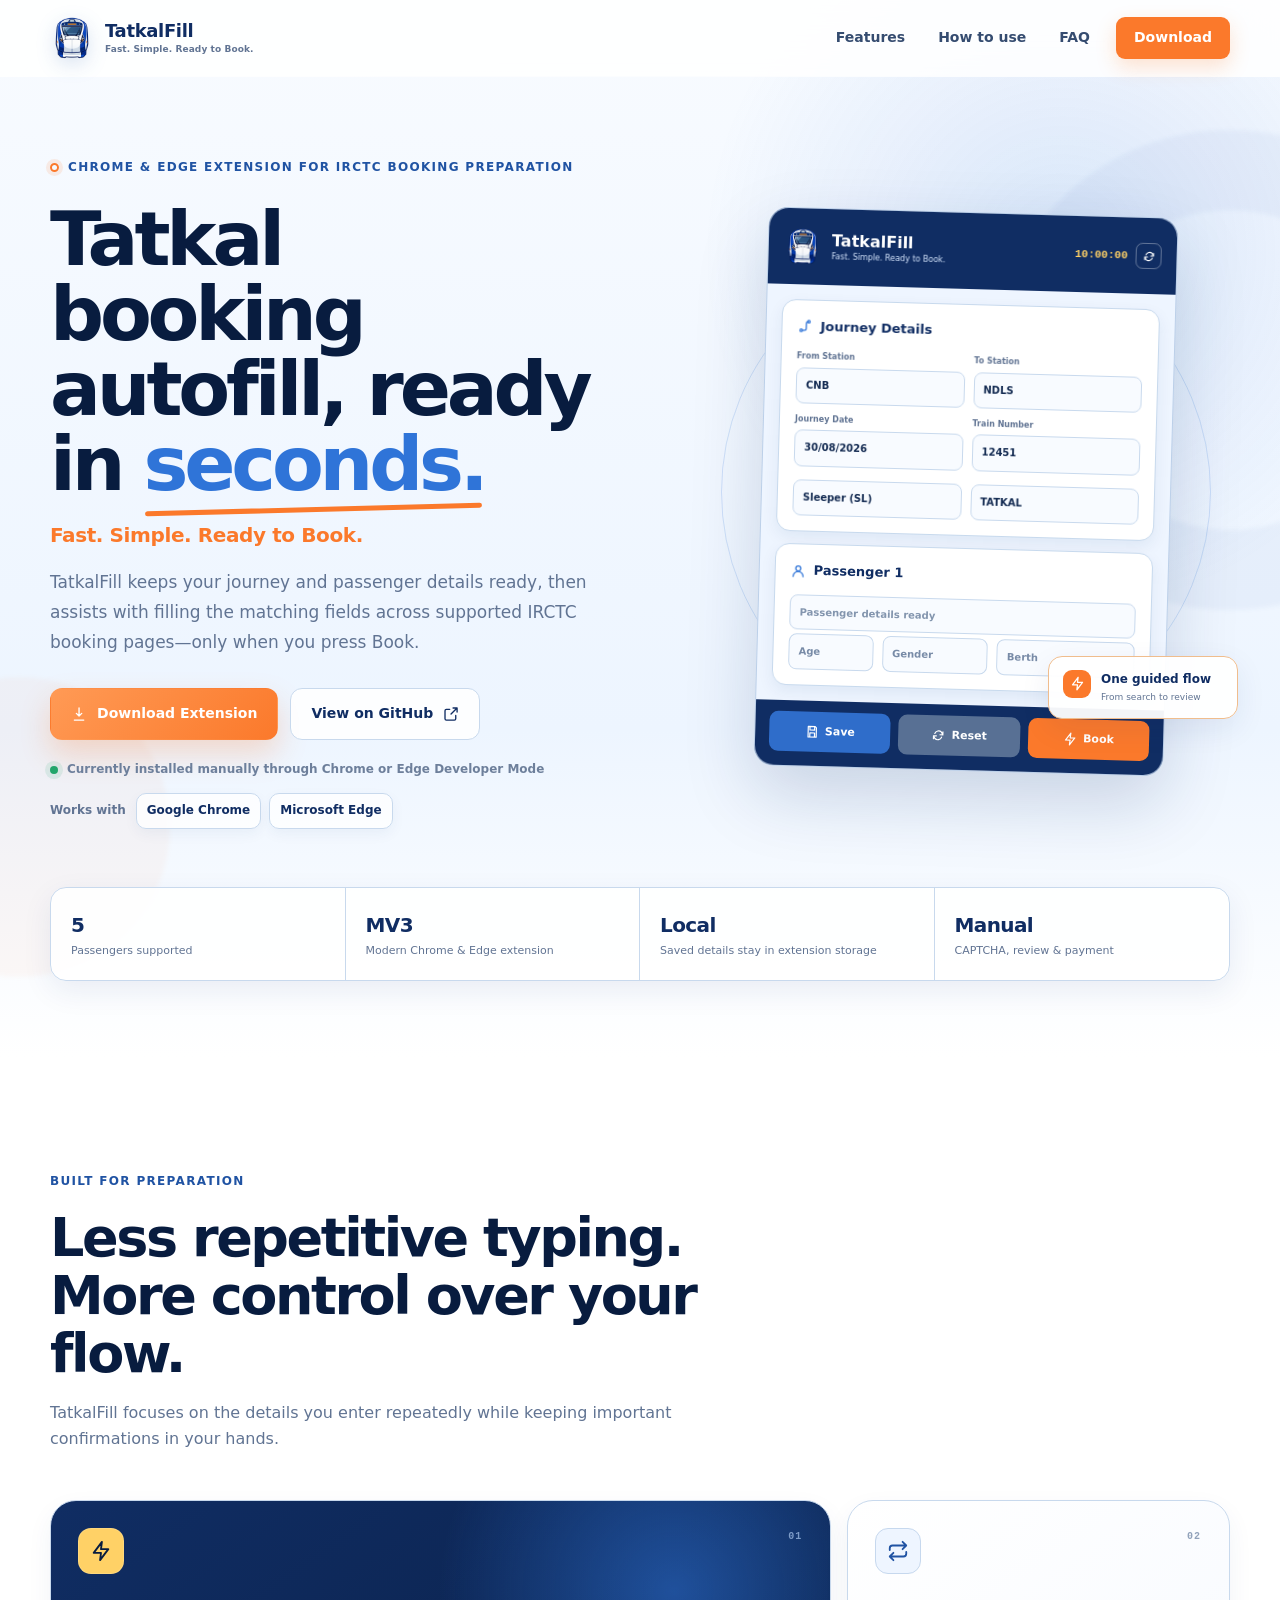
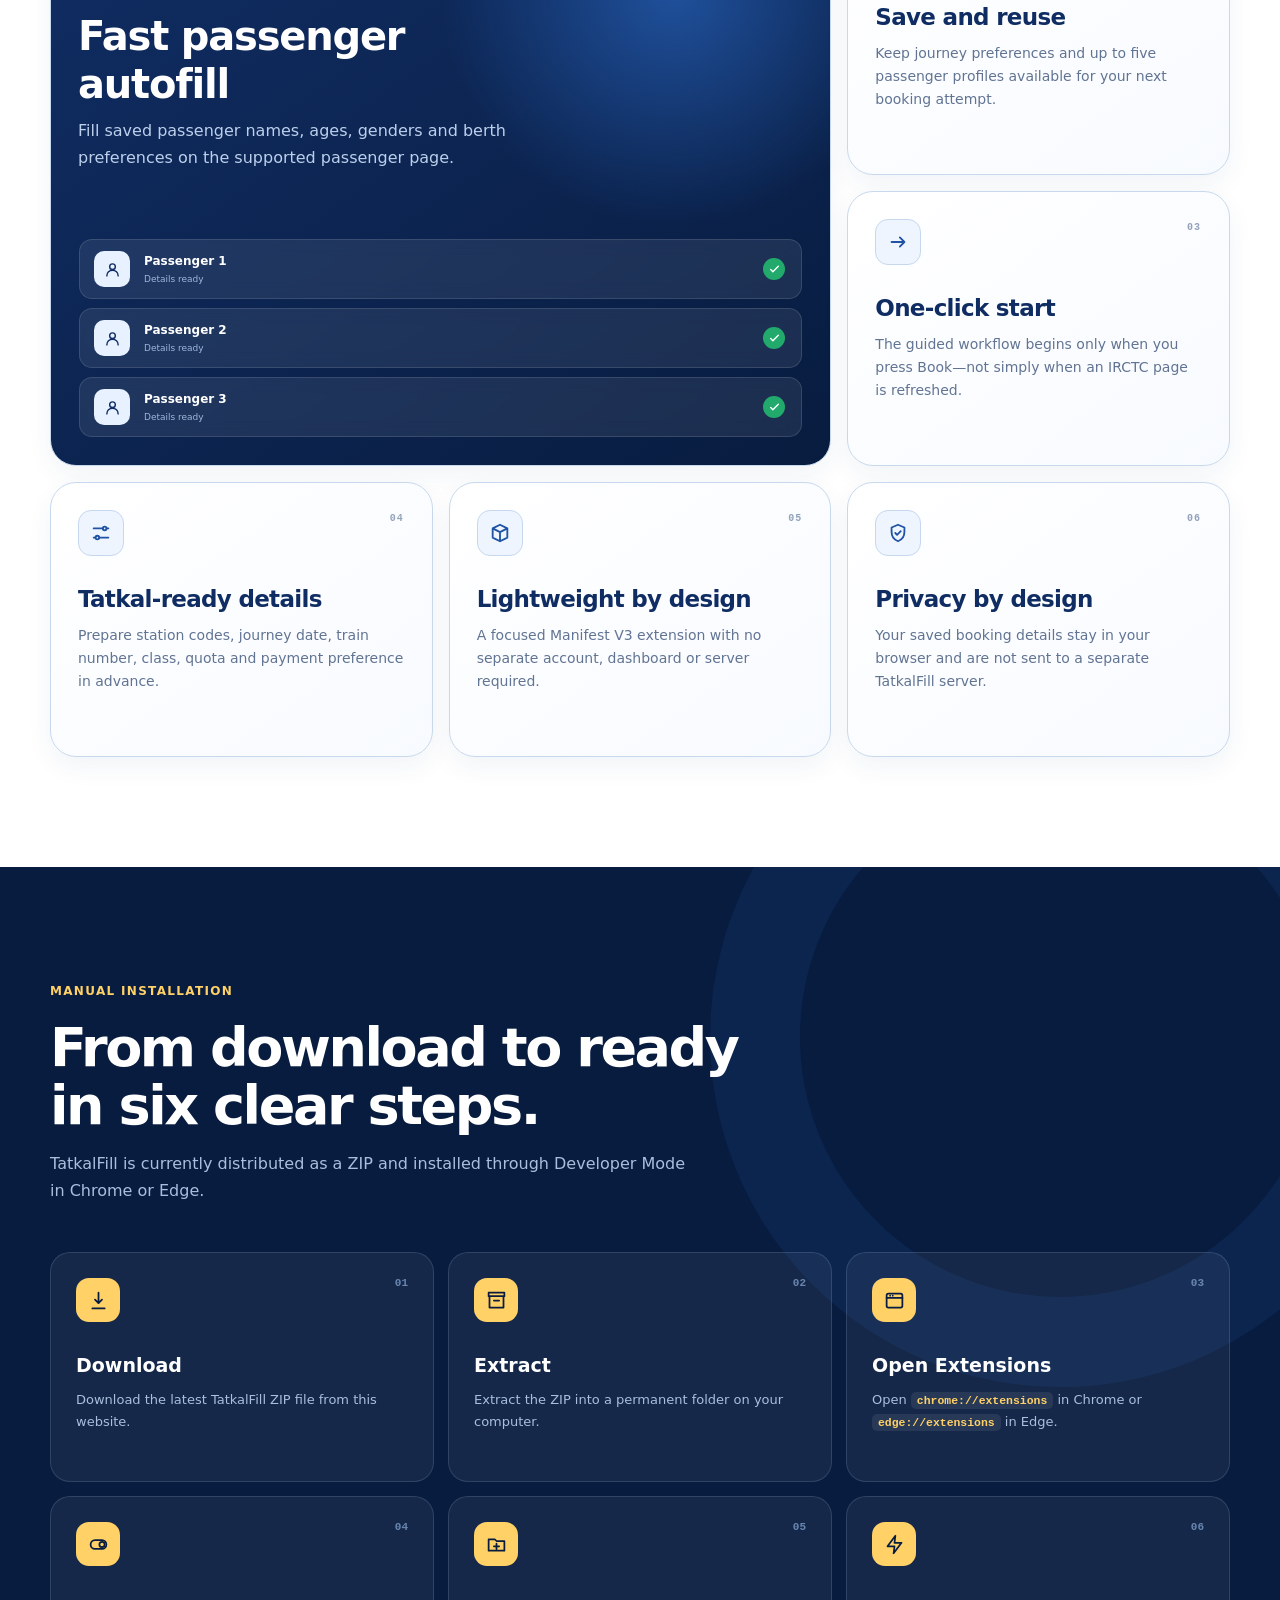
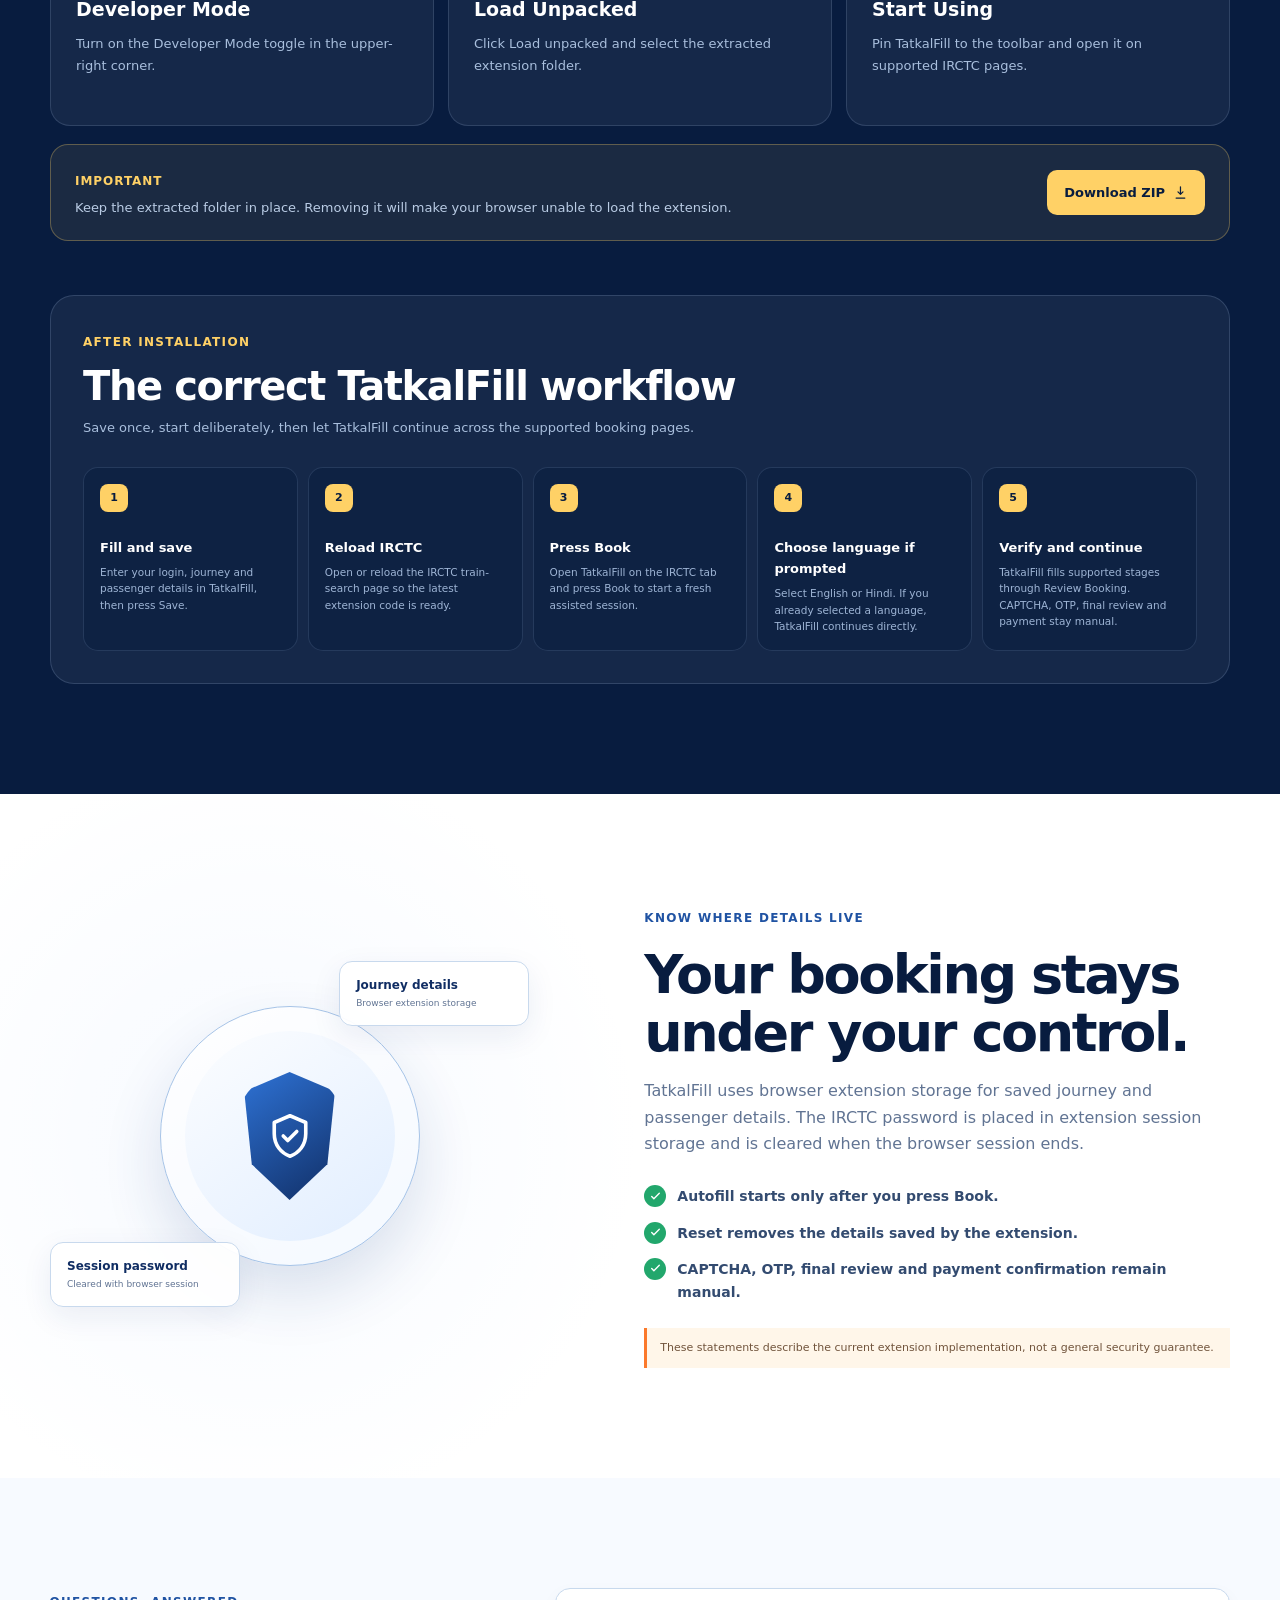
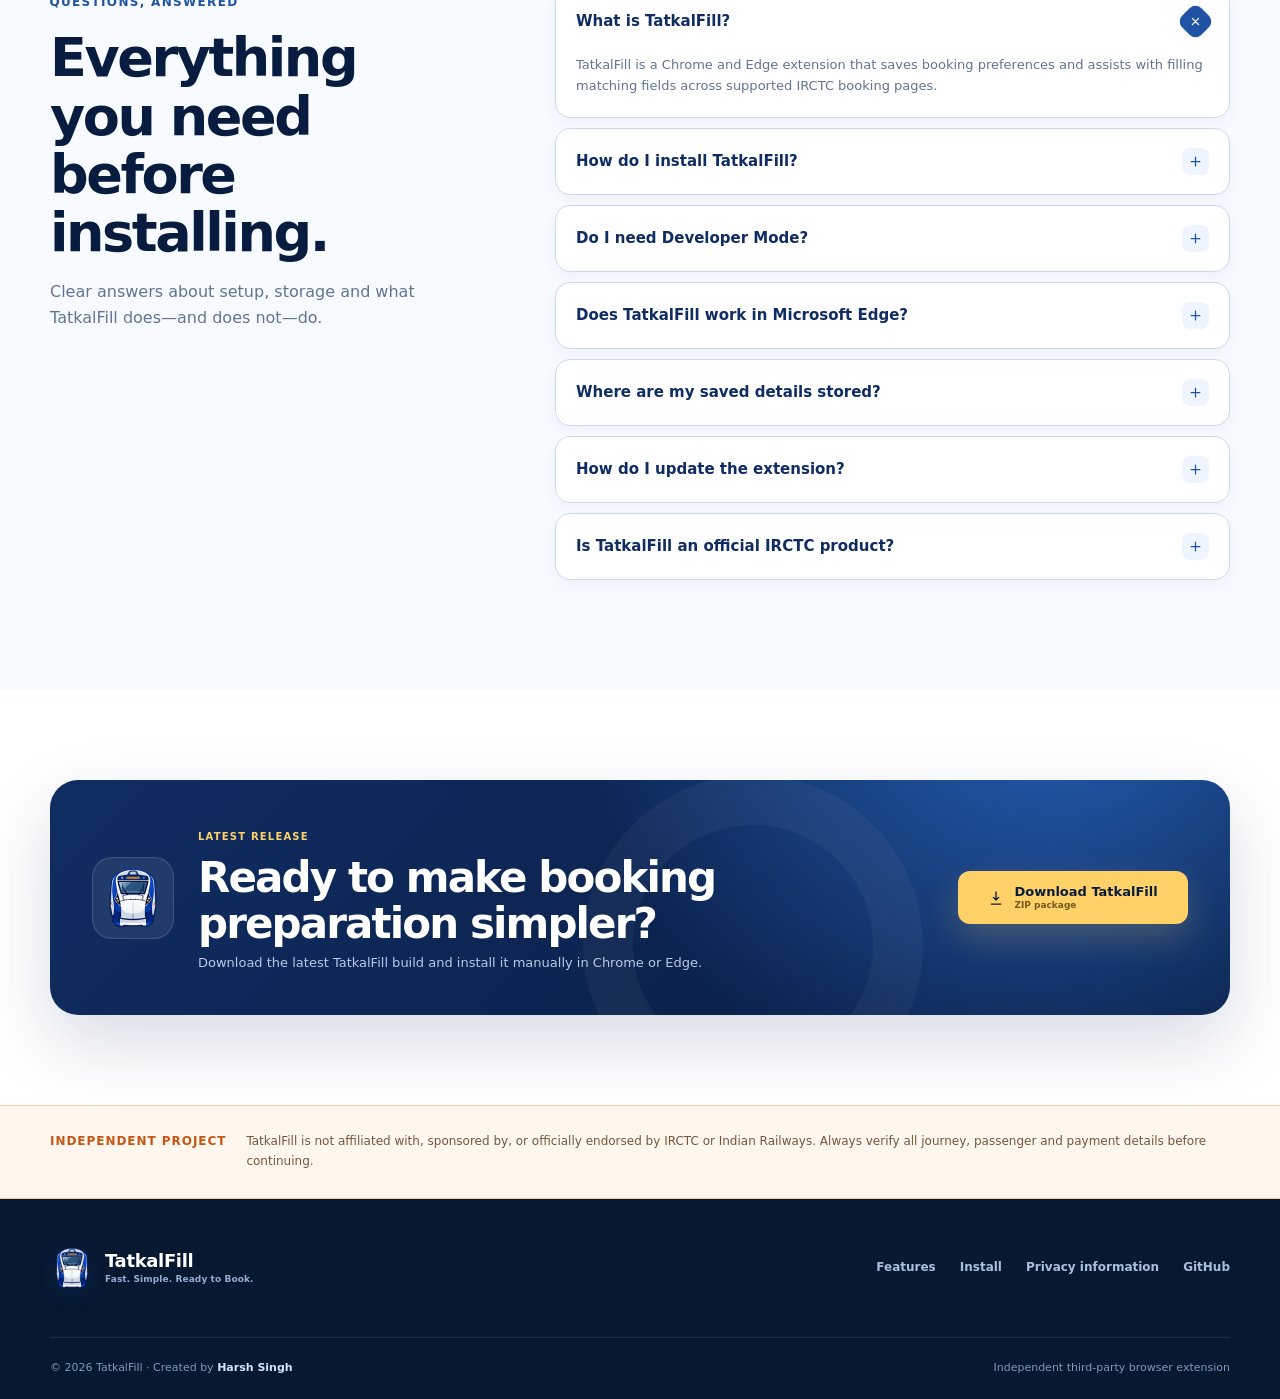
<file: website/index.html>
<!doctype html>
<html lang="en-IN">
  <head>
    <meta charset="UTF-8" />
    <meta name="viewport" content="width=device-width, initial-scale=1" />
    <meta name="theme-color" content="#17366f" />
    <meta name="author" content="Harsh Singh" />
    <meta
      name="keywords"
      content="IRCTC automation tool, Tatkal booking helper, IRCTC auto booking extension, Tatkal ticket helper, Travel booking automationOnline ticket fillerIRCTC Tatkal autofill, Tatkal ticket booking assistant, IRCTC quick fill, Indian Railways booking tool, TatkalFill, Tatkal Fill, IRCTC Tatkal, IRCTC Autofill, Tatkal Booking, Tatkal Booking Extension, IRCTC Chrome Extension, Chrome Extension for IRCTC, IRCTC Passenger Autofill, Train Ticket Autofill, Tatkal Booking Assistant, IRCTC Tatkal Helper, IRCTC Booking Assistant, IRCTC Ticket Autofill, IRCTC Form Filler, Tatkal Form Filler, Railway Ticket Autofill, Railway Booking Extension, Train Booking Assistant, Tatkal Ticket Booking, Tatkal Train Booking, IRCTC Passenger Details, IRCTC Journey Details, IRCTC Booking Tool, IRCTC Utility, Train Ticket Helper, Tatkal Booking Tool, Tatkal Autofill Extension, IRCTC Autofill Extension, Chrome Tatkal Extension, Edge Tatkal Extension, Browser Extension for IRCTC, Indian Railway Booking, Indian Railway Tatkal, Train Ticket Booking Tool, Fast Tatkal Booking, Tatkal Booking Helper, Passenger Details Autofill, Railway Passenger Autofill, IRCTC Automation Tool, Tatkal Booking Preparation, TatkalFill Extension, TatkalFill Chrome Extension, TatkalFill IRCTC, Harsh Singh, Harsh Kumar Singh, harsh-hsy, harsh-hsy GitHub, Harsh Singh Developer, TatkalFill Harsh Singh, IRCTC Extension Harsh Singh"
    />
    <meta name="google-site-verification" content="ldLhmZGwmrP8AH81kahkCBuKS9-0LrNSk7eF8YcKSCI" />
    <meta name="robots" content="index, follow, max-image-preview:large, max-snippet:-1, max-video-preview:-1" />
    <meta
      name="description"
      content="TatkalFill is a lightweight Chrome and Edge extension that saves and autofills IRCTC Tatkal journey and passenger details through a guided workflow."
    />
    <link rel="canonical" href="https://harsh-hsy.github.io/tatkalfill/" />
    <link rel="alternate" hreflang="en-IN" href="https://harsh-hsy.github.io/tatkalfill/" />
    <meta property="og:title" content="TatkalFill — Tatkal Booking Extension for Chrome &amp; Edge" />
    <meta
      property="og:description"
      content="Save and autofill IRCTC Tatkal journey and passenger details with TatkalFill for Google Chrome and Microsoft Edge."
    />
    <meta property="og:type" content="website" />
    <meta property="og:url" content="https://harsh-hsy.github.io/tatkalfill/" />
    <meta property="og:site_name" content="TatkalFill" />
    <meta property="og:locale" content="en_IN" />
    <meta property="og:image" content="https://harsh-hsy.github.io/tatkalfill/images/logo.png" />
    <meta property="og:image:alt" content="TatkalFill train extension logo" />
    <meta name="twitter:card" content="summary" />
    <meta name="twitter:title" content="TatkalFill — Tatkal Booking Extension for Chrome &amp; Edge" />
    <meta name="twitter:description" content="Save and autofill IRCTC Tatkal journey and passenger details through a guided browser workflow." />
    <meta name="twitter:image" content="https://harsh-hsy.github.io/tatkalfill/images/logo.png" />
    <title>TatkalFill — Tatkal Booking Extension for Chrome &amp; Edge</title>
    <link rel="icon" type="image/png" href="./images/logo.png" />
    <link rel="apple-touch-icon" href="./images/logo.png" />
    <script type="application/ld+json">
      {
        "@context": "https://schema.org",
        "@graph": [
          {
            "@type": "WebSite",
            "@id": "https://harsh-hsy.github.io/tatkalfill/#website",
            "url": "https://harsh-hsy.github.io/tatkalfill/",
            "name": "TatkalFill",
            "alternateName": "Tatkal Fill",
            "description": "A Chrome and Edge extension for assisted IRCTC Tatkal booking autofill."
          },
          {
            "@type": "SoftwareApplication",
            "@id": "https://harsh-hsy.github.io/tatkalfill/#application",
            "name": "TatkalFill",
            "applicationCategory": "BrowserApplication",
            "operatingSystem": "Google Chrome, Microsoft Edge",
            "url": "https://harsh-hsy.github.io/tatkalfill/",
            "downloadUrl": "https://github.com/harsh-hsy/tatkalfill/releases/download/tatkalfill-latest/TatkalFill.zip",
            "image": "https://harsh-hsy.github.io/tatkalfill/images/logo.png",
            "description": "TatkalFill saves and autofills matching IRCTC Tatkal journey and passenger fields through a user-started guided workflow.",
            "isAccessibleForFree": true,
            "offers": {
              "@type": "Offer",
              "price": "0",
              "priceCurrency": "INR"
            },
            "author": {
              "@type": "Person",
              "name": "Harsh Singh",
              "url": "https://harsh-hsy.onrender.com/"
            }
          }
        ]
      }
    </script>
    <script>document.documentElement.classList.add("js");</script>
    <link rel="stylesheet" href="./css/style.css" />
    <script src="./js/script.js" defer></script>
  </head>
  <body>
    <svg class="icon-sprite" aria-hidden="true">
      <symbol id="icon-download" viewBox="0 0 24 24"><path d="M12 3v12m0 0 4-4m-4 4-4-4M5 21h14" /></symbol>
      <symbol id="icon-external-link" viewBox="0 0 24 24"><path d="M15 3h6v6m0-6-9 9M10 5H5a2 2 0 0 0-2 2v12a2 2 0 0 0 2 2h12a2 2 0 0 0 2-2v-5" /></symbol>
      <symbol id="icon-refresh" viewBox="0 0 24 24"><path d="M20 6v5h-5M4 18v-5h5M6.1 9a7 7 0 0 1 11.4-2.6L20 11M4 13l2.5 4.6A7 7 0 0 0 17.9 15" /></symbol>
      <symbol id="icon-route" viewBox="0 0 24 24"><circle cx="6" cy="19" r="2" /><circle cx="18" cy="5" r="2" /><path d="M8 19h3a3 3 0 0 0 3-3v-8a3 3 0 0 1 3-3" /></symbol>
      <symbol id="icon-user" viewBox="0 0 24 24"><circle cx="12" cy="8" r="4" /><path d="M4 21a8 8 0 0 1 16 0" /></symbol>
      <symbol id="icon-save" viewBox="0 0 24 24"><path d="M5 3h12l2 2v16H5zM8 3v6h8V3M8 21v-7h8v7" /></symbol>
      <symbol id="icon-zap" viewBox="0 0 24 24"><path d="m13 2-9 12h8l-1 8 9-12h-8z" /></symbol>
      <symbol id="icon-check" viewBox="0 0 24 24"><path d="m5 12 4 4L19 6" /></symbol>
      <symbol id="icon-repeat" viewBox="0 0 24 24"><path d="m17 2 4 4-4 4M3 11V9a3 3 0 0 1 3-3h15M7 22l-4-4 4-4m14-1v2a3 3 0 0 1-3 3H3" /></symbol>
      <symbol id="icon-arrow-right" viewBox="0 0 24 24"><path d="M5 12h14m-5-5 5 5-5 5" /></symbol>
      <symbol id="icon-sliders" viewBox="0 0 24 24"><path d="M4 7h10m4 0h2M4 17h2m4 0h10" /><circle cx="16" cy="7" r="2" /><circle cx="8" cy="17" r="2" /></symbol>
      <symbol id="icon-box" viewBox="0 0 24 24"><path d="m12 3 8 4-8 4-8-4zM4 7v10l8 4 8-4V7M12 11v10" /></symbol>
      <symbol id="icon-shield-check" viewBox="0 0 24 24"><path d="M12 3 5 6v5c0 5 3 8.5 7 10 4-1.5 7-5 7-10V6z" /><path d="m9 12 2 2 4-4" /></symbol>
      <symbol id="icon-archive" viewBox="0 0 24 24"><path d="M4 7h16v13H4zM3 3h18v4H3zM9 12h6" /></symbol>
      <symbol id="icon-browser" viewBox="0 0 24 24"><rect x="3" y="4" width="18" height="16" rx="2" /><path d="M3 9h18M7 6.5h.01M10 6.5h.01" /></symbol>
      <symbol id="icon-toggle" viewBox="0 0 24 24"><rect x="3" y="7" width="18" height="10" rx="5" /><circle cx="16" cy="12" r="3" /></symbol>
      <symbol id="icon-folder-plus" viewBox="0 0 24 24"><path d="M3 6h7l2 2h9v11H3zM12 11v6m-3-3h6" /></symbol>
      <symbol id="icon-plus" viewBox="0 0 24 24"><path d="M12 5v14M5 12h14" /></symbol>
    </svg>
    <a class="skip-link" href="#main-content">Skip to content</a>

    <header class="site-header" data-header>
      <div class="container nav-shell">
        <a class="brand" href="#top" aria-label="TatkalFill home">
          <img src="./images/logo.png" alt="" width="44" height="44" />
          <span class="brand-copy">
            <strong>TatkalFill</strong>
            <small>Fast. Simple. Ready to Book.</small>
          </span>
        </a>

        <button
          class="menu-toggle"
          type="button"
          aria-label="Open navigation"
          aria-expanded="false"
          aria-controls="primary-nav"
          data-menu-toggle
        >
          <span></span><span></span><span></span>
        </button>

        <nav id="primary-nav" class="primary-nav" aria-label="Primary navigation" data-nav>
          <a href="#features">Features</a>
          <a href="#how-to-use">How to use</a>
          <a href="#faq">FAQ</a>
          <a class="nav-download" href="https://github.com/harsh-hsy/tatkalfill/releases/download/tatkalfill-latest/TatkalFill.zip">Download</a>
        </nav>
      </div>
    </header>

    <main id="main-content">
      <section class="hero" id="top">
        <div class="hero-glow hero-glow-one" aria-hidden="true"></div>
        <div class="hero-glow hero-glow-two" aria-hidden="true"></div>
        <div class="container hero-grid">
          <div class="hero-copy reveal">
            <div class="eyebrow"><span></span> Chrome &amp; Edge extension for IRCTC booking preparation</div>
            <h1>Tatkal booking autofill, ready in <em>seconds.</em></h1>
            <p class="hero-tagline">Fast. Simple. Ready to Book.</p>
            <p class="hero-description">
              TatkalFill keeps your journey and passenger details ready, then assists with filling the
              matching fields across supported IRCTC booking pages—only when you press Book.
            </p>
            <div class="hero-actions">
              <a class="button button-primary" href="https://github.com/harsh-hsy/tatkalfill/releases/download/tatkalfill-latest/TatkalFill.zip">
                <svg class="icon" aria-hidden="true"><use href="#icon-download" /></svg> Download Extension
              </a>
              <a
                class="button button-secondary"
                href="https://github.com/harsh-hsy/tatkalfill"
                target="_blank"
                rel="noopener noreferrer"
              >
                View on GitHub <svg class="icon" aria-hidden="true"><use href="#icon-external-link" /></svg>
              </a>
            </div>
            <div class="hero-note">
              <span class="status-dot" aria-hidden="true"></span>
              Currently installed manually through Chrome or Edge Developer Mode
            </div>
            <div class="browser-support" aria-label="Supported browsers">
              <span>Works with</span>
              <strong>Google Chrome</strong>
              <strong>Microsoft Edge</strong>
            </div>
          </div>

          <div class="product-stage reveal reveal-delay" aria-label="TatkalFill extension preview">
            <div class="orbit orbit-one" aria-hidden="true"></div>
            <div class="orbit orbit-two" aria-hidden="true"></div>
            <div class="extension-window">
              <div class="extension-topbar">
                <div class="extension-brand">
                  <img src="./images/logo.png" alt="" width="38" height="38" />
                  <span><strong>TatkalFill</strong><small>Fast. Simple. Ready to Book.</small></span>
                </div>
                <div class="extension-time">10:00:00 <span><svg class="icon" aria-hidden="true"><use href="#icon-refresh" /></svg></span></div>
              </div>
              <div class="extension-body">
                <div class="preview-card">
                  <div class="preview-heading"><svg class="icon" aria-hidden="true"><use href="#icon-route" /></svg> Journey Details</div>
                  <div class="preview-grid">
                    <label>From Station <b>CNB</b></label>
                    <label>To Station <b>NDLS</b></label>
                    <label>Journey Date <b>30/08/2026</b></label>
                    <label>Train Number <b>12451</b></label>
                  </div>
                  <div class="preview-pills"><span>Sleeper (SL)</span><span>TATKAL</span></div>
                </div>
                <div class="preview-card passenger-preview">
                  <div class="preview-heading"><svg class="icon" aria-hidden="true"><use href="#icon-user" /></svg> Passenger 1</div>
                  <div class="passenger-name">Passenger details ready</div>
                  <div class="passenger-options"><span>Age</span><span>Gender</span><span>Berth</span></div>
                </div>
              </div>
              <div class="extension-footer">
                <button type="button" tabindex="-1"><svg class="icon" aria-hidden="true"><use href="#icon-save" /></svg> Save</button>
                <button type="button" tabindex="-1"><svg class="icon" aria-hidden="true"><use href="#icon-refresh" /></svg> Reset</button>
                <button class="book-preview" type="button" tabindex="-1"><svg class="icon" aria-hidden="true"><use href="#icon-zap" /></svg> Book</button>
              </div>
            </div>
            <div class="speed-chip"><span><svg class="icon" aria-hidden="true"><use href="#icon-zap" /></svg></span><strong>One guided flow</strong><small>From search to review</small></div>
          </div>
        </div>

        <div class="container trust-row reveal" aria-label="Product highlights">
          <div><strong>5</strong><span>Passengers supported</span></div>
          <div><strong>MV3</strong><span>Modern Chrome &amp; Edge extension</span></div>
          <div><strong>Local</strong><span>Saved details stay in extension storage</span></div>
          <div><strong>Manual</strong><span>CAPTCHA, review &amp; payment</span></div>
        </div>
      </section>

      <section class="section features" id="features">
        <div class="container">
          <div class="section-heading reveal">
            <span class="section-kicker">Built for preparation</span>
            <h2>Less repetitive typing.<br />More control over your flow.</h2>
            <p>TatkalFill focuses on the details you enter repeatedly while keeping important confirmations in your hands.</p>
          </div>

          <div class="feature-grid">
            <article class="feature-card feature-card-large reveal">
              <div class="feature-icon"><svg class="icon" aria-hidden="true"><use href="#icon-zap" /></svg></div>
              <span class="feature-number">01</span>
              <h3>Fast passenger autofill</h3>
              <p>Fill saved passenger names, ages, genders and berth preferences on the supported passenger page.</p>
              <div class="passenger-stack" aria-hidden="true">
                <div><span><svg class="icon" aria-hidden="true"><use href="#icon-user" /></svg></span><p><b>Passenger 1</b><small>Details ready</small></p><i><svg class="icon" aria-hidden="true"><use href="#icon-check" /></svg></i></div>
                <div><span><svg class="icon" aria-hidden="true"><use href="#icon-user" /></svg></span><p><b>Passenger 2</b><small>Details ready</small></p><i><svg class="icon" aria-hidden="true"><use href="#icon-check" /></svg></i></div>
                <div><span><svg class="icon" aria-hidden="true"><use href="#icon-user" /></svg></span><p><b>Passenger 3</b><small>Details ready</small></p><i><svg class="icon" aria-hidden="true"><use href="#icon-check" /></svg></i></div>
              </div>
            </article>

            <article class="feature-card reveal">
              <div class="feature-icon"><svg class="icon" aria-hidden="true"><use href="#icon-repeat" /></svg></div>
              <span class="feature-number">02</span>
              <h3>Save and reuse</h3>
              <p>Keep journey preferences and up to five passenger profiles available for your next booking attempt.</p>
            </article>

            <article class="feature-card reveal">
              <div class="feature-icon"><svg class="icon" aria-hidden="true"><use href="#icon-arrow-right" /></svg></div>
              <span class="feature-number">03</span>
              <h3>One-click start</h3>
              <p>The guided workflow begins only when you press Book—not simply when an IRCTC page is refreshed.</p>
            </article>

            <article class="feature-card reveal">
              <div class="feature-icon"><svg class="icon" aria-hidden="true"><use href="#icon-sliders" /></svg></div>
              <span class="feature-number">04</span>
              <h3>Tatkal-ready details</h3>
              <p>Prepare station codes, journey date, train number, class, quota and payment preference in advance.</p>
            </article>

            <article class="feature-card reveal">
              <div class="feature-icon"><svg class="icon" aria-hidden="true"><use href="#icon-box" /></svg></div>
              <span class="feature-number">05</span>
              <h3>Lightweight by design</h3>
              <p>A focused Manifest V3 extension with no separate account, dashboard or server required.</p>
            </article>

            <article class="feature-card reveal">
              <div class="feature-icon"><svg class="icon" aria-hidden="true"><use href="#icon-shield-check" /></svg></div>
              <span class="feature-number">06</span>
              <h3>Privacy by design</h3>
              <p>Your saved booking details stay in your browser and are not sent to a separate TatkalFill server.</p>
            </article>
          </div>
        </div>
      </section>

      <section class="section steps-section" id="how-to-use">
        <div class="container">
          <div class="section-heading section-heading-light reveal">
            <span class="section-kicker">Manual installation</span>
            <h2>From download to ready<br />in six clear steps.</h2>
            <p>TatkalFill is currently distributed as a ZIP and installed through Developer Mode in Chrome or Edge.</p>
          </div>

          <ol class="steps-grid">
            <li class="step-card reveal">
              <span>01</span><div class="step-symbol"><svg class="icon" aria-hidden="true"><use href="#icon-download" /></svg></div><h3>Download</h3>
              <p>Download the latest TatkalFill ZIP file from this website.</p>
            </li>
            <li class="step-card reveal">
              <span>02</span><div class="step-symbol"><svg class="icon" aria-hidden="true"><use href="#icon-archive" /></svg></div><h3>Extract</h3>
              <p>Extract the ZIP into a permanent folder on your computer.</p>
            </li>
            <li class="step-card reveal">
              <span>03</span><div class="step-symbol"><svg class="icon" aria-hidden="true"><use href="#icon-browser" /></svg></div><h3>Open Extensions</h3>
              <p>Open <code>chrome://extensions</code> in Chrome or <code>edge://extensions</code> in Edge.</p>
            </li>
            <li class="step-card reveal">
              <span>04</span><div class="step-symbol"><svg class="icon" aria-hidden="true"><use href="#icon-toggle" /></svg></div><h3>Developer Mode</h3>
              <p>Turn on the Developer Mode toggle in the upper-right corner.</p>
            </li>
            <li class="step-card reveal">
              <span>05</span><div class="step-symbol"><svg class="icon" aria-hidden="true"><use href="#icon-folder-plus" /></svg></div><h3>Load Unpacked</h3>
              <p>Click Load unpacked and select the extracted extension folder.</p>
            </li>
            <li class="step-card reveal">
              <span>06</span><div class="step-symbol"><svg class="icon" aria-hidden="true"><use href="#icon-zap" /></svg></div><h3>Start Using</h3>
              <p>Pin TatkalFill to the toolbar and open it on supported IRCTC pages.</p>
            </li>
          </ol>

          <div class="install-callout reveal">
            <div><strong>Important</strong><p>Keep the extracted folder in place. Removing it will make your browser unable to load the extension.</p></div>
            <a href="https://github.com/harsh-hsy/tatkalfill/releases/download/tatkalfill-latest/TatkalFill.zip">Download ZIP <svg class="icon" aria-hidden="true"><use href="#icon-download" /></svg></a>
          </div>

          <div class="use-workflow reveal">
            <div class="use-workflow-heading">
              <span class="section-kicker">After installation</span>
              <h3>The correct TatkalFill workflow</h3>
              <p>Save once, start deliberately, then let TatkalFill continue across the supported booking pages.</p>
            </div>
            <ol>
              <li><span>1</span><div><b>Fill and save</b><p>Enter your login, journey and passenger details in TatkalFill, then press Save.</p></div></li>
              <li><span>2</span><div><b>Reload IRCTC</b><p>Open or reload the IRCTC train-search page so the latest extension code is ready.</p></div></li>
              <li><span>3</span><div><b>Press Book</b><p>Open TatkalFill on the IRCTC tab and press Book to start a fresh assisted session.</p></div></li>
              <li><span>4</span><div><b>Choose language if prompted</b><p>Select English or Hindi. If you already selected a language, TatkalFill continues directly.</p></div></li>
              <li><span>5</span><div><b>Verify and continue</b><p>TatkalFill fills supported stages through Review Booking. CAPTCHA, OTP, final review and payment stay manual.</p></div></li>
            </ol>
          </div>
        </div>
      </section>

      <section class="section control-section" id="privacy">
        <div class="container control-grid">
          <div class="control-visual reveal" aria-hidden="true">
            <div class="shield-ring"><span><svg class="icon" aria-hidden="true"><use href="#icon-shield-check" /></svg></span></div>
            <div class="storage-card storage-card-one"><b>Journey details</b><small>Browser extension storage</small></div>
            <div class="storage-card storage-card-two"><b>Session password</b><small>Cleared with browser session</small></div>
          </div>
          <div class="control-copy reveal">
            <span class="section-kicker">Know where details live</span>
            <h2>Your booking stays under your control.</h2>
            <p>
              TatkalFill uses browser extension storage for saved journey and passenger details. The IRCTC password is
              placed in extension session storage and is cleared when the browser session ends.
            </p>
            <ul>
              <li><span><svg class="icon" aria-hidden="true"><use href="#icon-check" /></svg></span> Autofill starts only after you press Book.</li>
              <li><span><svg class="icon" aria-hidden="true"><use href="#icon-check" /></svg></span> Reset removes the details saved by the extension.</li>
              <li><span><svg class="icon" aria-hidden="true"><use href="#icon-check" /></svg></span> CAPTCHA, OTP, final review and payment confirmation remain manual.</li>
            </ul>
            <p class="implementation-note">These statements describe the current extension implementation, not a general security guarantee.</p>
          </div>
        </div>
      </section>

      <section class="section faq-section" id="faq">
        <div class="container faq-grid">
          <div class="section-heading reveal">
            <span class="section-kicker">Questions, answered</span>
            <h2>Everything you need before installing.</h2>
            <p>Clear answers about setup, storage and what TatkalFill does—and does not—do.</p>
          </div>

          <div class="faq-list reveal">
            <details open>
              <summary>What is TatkalFill?<span><svg class="icon" aria-hidden="true"><use href="#icon-plus" /></svg></span></summary>
              <p>TatkalFill is a Chrome and Edge extension that saves booking preferences and assists with filling matching fields across supported IRCTC booking pages.</p>
            </details>
            <details>
              <summary>How do I install TatkalFill?<span><svg class="icon" aria-hidden="true"><use href="#icon-plus" /></svg></span></summary>
              <p>Download and extract the ZIP, open <code>chrome://extensions</code> or <code>edge://extensions</code>, enable Developer Mode, choose Load unpacked and select the extracted extension folder.</p>
            </details>
            <details>
              <summary>Do I need Developer Mode?<span><svg class="icon" aria-hidden="true"><use href="#icon-plus" /></svg></span></summary>
              <p>Yes. This release is installed manually and currently requires Developer Mode in Chrome or Edge.</p>
            </details>
            <details>
              <summary>Does TatkalFill work in Microsoft Edge?<span><svg class="icon" aria-hidden="true"><use href="#icon-plus" /></svg></span></summary>
              <p>Yes. TatkalFill works in Microsoft Edge as well as Google Chrome because both support compatible Chromium extensions.</p>
            </details>
            <details>
              <summary>Where are my saved details stored?<span><svg class="icon" aria-hidden="true"><use href="#icon-plus" /></svg></span></summary>
              <p>Journey and passenger information is saved using local browser extension storage. The password is kept in extension session storage and cleared when the browser session ends.</p>
            </details>
            <details>
              <summary>How do I update the extension?<span><svg class="icon" aria-hidden="true"><use href="#icon-plus" /></svg></span></summary>
              <p>Download and extract the newest ZIP into a fresh folder, then use Reload for TatkalFill on your browser's extensions page. Confirm your saved details before booking.</p>
            </details>
            <details>
              <summary>Is TatkalFill an official IRCTC product?<span><svg class="icon" aria-hidden="true"><use href="#icon-plus" /></svg></span></summary>
              <p>No. TatkalFill is an independent third-party extension and is not affiliated with or officially endorsed by IRCTC.</p>
            </details>
          </div>
        </div>
      </section>

      <section class="download-section" id="download">
        <div class="container download-card reveal">
          <div class="download-copy">
            <img src="./images/logo.png" alt="TatkalFill train icon" width="72" height="72" />
            <div><span>Latest release</span><h2>Ready to make booking preparation simpler?</h2><p>Download the latest TatkalFill build and install it manually in Chrome or Edge.</p></div>
          </div>
          <a class="button button-download" href="https://github.com/harsh-hsy/tatkalfill/releases/download/tatkalfill-latest/TatkalFill.zip">
            <svg class="icon" aria-hidden="true"><use href="#icon-download" /></svg><span><b>Download TatkalFill</b><small>ZIP package</small></span>
          </a>
        </div>
      </section>

      <section class="disclaimer" aria-label="Product disclaimer">
        <div class="container">
          <strong>Independent project</strong>
          <p>TatkalFill is not affiliated with, sponsored by, or officially endorsed by IRCTC or Indian Railways. Always verify all journey, passenger and payment details before continuing.</p>
        </div>
      </section>
    </main>

    <footer class="site-footer">
      <div class="container footer-main">
        <a class="brand footer-brand" href="#top" aria-label="TatkalFill home">
          <img src="./images/logo.png" alt="" width="42" height="42" />
          <span class="brand-copy"><strong>TatkalFill</strong><small>Fast. Simple. Ready to Book.</small></span>
        </a>
        <nav aria-label="Footer navigation">
          <a href="#features">Features</a>
          <a href="#how-to-use">Install</a>
          <a href="#privacy">Privacy information</a>
          <a href="https://github.com/harsh-hsy/tatkalfill" target="_blank" rel="noopener noreferrer">GitHub</a>
        </nav>
      </div>
      <div class="container footer-bottom">
        <p>© <span data-year>2026</span> TatkalFill · Created by <a href="https://harsh-hsy.onrender.com/" target="_blank" rel="noopener noreferrer">Harsh Singh</a></p>
        <p>Independent third-party browser extension</p>
      </div>
    </footer>
  </body>
</html>
</file>
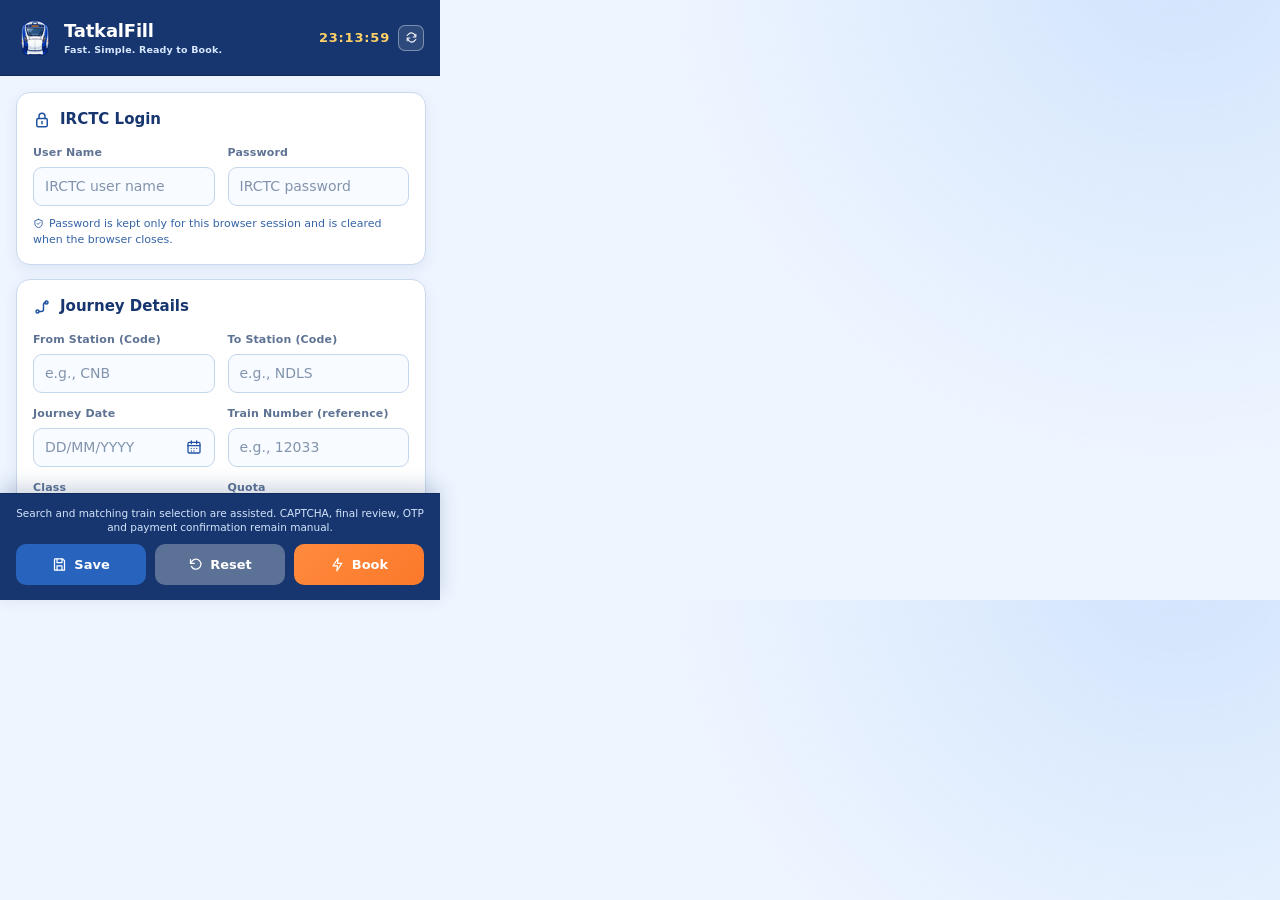
<file: popup.html>
<!DOCTYPE html>
<html lang="en">
  <head>
    <meta charset="UTF-8" />
    <meta name="viewport" content="width=device-width, initial-scale=1.0" />
    <title>TatkalFill</title>
    <!-- Link to your custom stylesheet -->
    <link rel="stylesheet" type="text/css" href="./popup.css" />
  </head>
  <body class="text-slate-200 p-4">
    <svg class="icon-sprite" aria-hidden="true">
      <symbol id="icon-refresh" viewBox="0 0 24 24"><path d="M20 6v5h-5M4 18v-5h5"/><path d="M18.5 9A7 7 0 0 0 6.2 6.2L4 8m16 8-2.2 1.8A7 7 0 0 1 5.5 15"/></symbol>
      <symbol id="icon-lock" viewBox="0 0 24 24"><rect x="5" y="10" width="14" height="11" rx="2"/><path d="M8 10V7a4 4 0 0 1 8 0v3M12 14v3"/></symbol>
      <symbol id="icon-shield" viewBox="0 0 24 24"><path d="M12 3 20 6v6c0 5-3.4 8-8 9-4.6-1-8-4-8-9V6l8-3Z"/><path d="m9 12 2 2 4-4"/></symbol>
      <symbol id="icon-route" viewBox="0 0 24 24"><circle cx="6" cy="18" r="2"/><circle cx="18" cy="6" r="2"/><path d="M8 18h3a3 3 0 0 0 3-3V9a3 3 0 0 1 3-3"/></symbol>
      <symbol id="icon-calendar" viewBox="0 0 24 24"><rect x="3" y="5" width="18" height="16" rx="2"/><path d="M16 3v4M8 3v4M3 10h18M8 14h.01M12 14h.01M16 14h.01M8 18h.01M12 18h.01"/></symbol>
      <symbol id="icon-sliders" viewBox="0 0 24 24"><path d="M4 6h6M14 6h6M4 12h2M10 12h10M4 18h10M18 18h2"/><circle cx="12" cy="6" r="2"/><circle cx="8" cy="12" r="2"/><circle cx="16" cy="18" r="2"/></symbol>
      <symbol id="icon-save" viewBox="0 0 24 24"><path d="M5 3h12l3 3v15H4V4a1 1 0 0 1 1-1Z"/><path d="M8 3v6h8V3M8 21v-7h8v7"/></symbol>
      <symbol id="icon-reset" viewBox="0 0 24 24"><path d="M4 4v6h6"/><path d="M5.5 15a8 8 0 1 0 1-8.5L4 10"/></symbol>
      <symbol id="icon-bolt" viewBox="0 0 24 24"><path d="m13 2-8 12h7l-1 8 8-12h-7l1-8Z"/></symbol>
      <symbol id="icon-user" viewBox="0 0 24 24"><circle cx="12" cy="8" r="4"/><path d="M4 21a8 8 0 0 1 16 0"/></symbol>
    </svg>
    <!-- Header Section -->
    <header
      class="flex items-center justify-between pb-3 mb-3 border-b border-slate-700"
    >
      <div class="brand-block">
        <img class="brand-icon" src="./images/icon48.png" alt="" aria-hidden="true" />
        <div class="brand-copy">
          <h1>TatkalFill</h1>
          <p class="brand-tagline">Fast. Simple. Ready to Book.</p>
        </div>
      </div>
      <div class="header-meta">
        <div class="clock-row">
          <div id="liveClock" class="live-clock" aria-label="Current time">--:--:--</div>
          <button id="reloadPopupButton" class="reload-popup-button" type="button" aria-label="Reload extension popup" title="Reload popup">
            <svg class="ui-icon" aria-hidden="true"><use href="#icon-refresh"></use></svg>
          </button>
        </div>
        <div id="status" class="text-xs font-medium px-2 py-1 rounded"></div>
      </div>
    </header>

    <!-- Main scrollable area -->
    <main class="max-h-[500px] overflow-y-auto pr-2">
      <!-- IRCTC Login Section -->
      <div class="bg-slate-800 p-4 rounded-lg mb-4 shadow-md">
        <h2
          class="text-lg font-semibold text-white mb-3 flex items-center gap-2"
        >
          <svg class="ui-icon" aria-hidden="true"><use href="#icon-lock"></use></svg>IRCTC Login
        </h2>
        <div class="grid grid-cols-2 gap-4">
          <div>
            <label for="irctcUsername" class="block text-xs font-medium text-slate-400 mb-1">User Name</label>
            <input
              type="text"
              id="irctcUsername"
              autocomplete="username"
              placeholder="IRCTC user name"
              class="w-full bg-slate-700 border border-slate-600 rounded-md px-3 py-1.5 text-sm focus:ring-2 focus:ring-blue-500 focus:outline-none"
            />
          </div>
          <div>
            <label for="irctcPassword" class="block text-xs font-medium text-slate-400 mb-1">Password</label>
            <input
              type="password"
              id="irctcPassword"
              autocomplete="current-password"
              placeholder="IRCTC password"
              class="w-full bg-slate-700 border border-slate-600 rounded-md px-3 py-1.5 text-sm focus:ring-2 focus:ring-blue-500 focus:outline-none"
            />
          </div>
        </div>
        <p class="login-storage-note"><svg class="ui-icon" aria-hidden="true"><use href="#icon-shield"></use></svg>Password is kept only for this browser session and is cleared when the browser closes.</p>
      </div>

      <!-- Journey Details Section -->
      <div class="bg-slate-800 p-4 rounded-lg mb-4 shadow-md">
        <h2
          class="text-lg font-semibold text-white mb-3 flex items-center gap-2"
        >
          <svg class="ui-icon" aria-hidden="true"><use href="#icon-route"></use></svg>Journey Details
        </h2>
        <div class="grid grid-cols-2 gap-4">
          <div>
            <label
              for="fromStation"
              class="block text-xs font-medium text-slate-400 mb-1"
              >From Station (Code)</label
            ><input
              type="text"
              id="fromStation"
              placeholder="e.g., CNB"
              class="w-full bg-slate-700 border border-slate-600 rounded-md px-3 py-1.5 text-sm focus:ring-2 focus:ring-blue-500 focus:outline-none"
              formcontrolname="origin"
            />
          </div>
          <div>
            <label
              for="toStation"
              class="block text-xs font-medium text-slate-400 mb-1"
              >To Station (Code)</label
            ><input
              type="text"
              id="toStation"
              placeholder="e.g., NDLS"
              class="w-full bg-slate-700 border border-slate-600 rounded-md px-3 py-1.5 text-sm focus:ring-2 focus:ring-blue-500 focus:outline-none"
              formcontrolname="destination"
            />
          </div>
          <div>
            <label
              for="journeyDate"
              class="block text-xs font-medium text-slate-400 mb-1"
              >Journey Date</label
            ><div class="date-picker-field">
              <input
                type="text"
                id="journeyDate"
                placeholder="DD/MM/YYYY"
                readonly
                aria-label="Journey Date DD/MM/YYYY"
                class="w-full bg-slate-700 border border-slate-600 rounded-md px-3 py-1.5 text-sm"
              />
              <button type="button" id="datePickerButton" aria-label="Choose journey date"><svg class="ui-icon" aria-hidden="true"><use href="#icon-calendar"></use></svg></button>
              <input type="date" id="journeyDatePicker" tabindex="-1" aria-hidden="true" />
            </div>
          </div>
          <div>
            <label
              for="trainNumber"
              class="block text-xs font-medium text-slate-400 mb-1"
              >Train Number (reference)</label
            ><input
              type="text"
              id="trainNumber"
              placeholder="e.g., 12033"
              class="w-full bg-slate-700 border border-slate-600 rounded-md px-3 py-1.5 text-sm focus:ring-2 focus:ring-blue-500 focus:outline-none"
            />
          </div>
          <div class="col-span-1">
            <label
              for="class"
              class="block text-xs font-medium text-slate-400 mb-1"
              >Class</label
            ><select
              id="class"
              class="w-full bg-slate-700 border border-slate-600 rounded-md px-3 py-1.5 text-sm focus:ring-2 focus:ring-blue-500 focus:outline-none"
              formcontrolname="journeyClass"
            >
              <option value="CC">AC Chair car (CC)</option>
              <option value="EC">Exec. Chair Car (EC)</option>
              <option value="SL">Sleeper (SL)</option>
              <option value="3A">AC 3 Tier (3A)</option>
              <option value="2A">AC 2 Tier (2A)</option>
              <option value="1A">AC First Class (1A)</option>
              <option value="3E">AC 3 Economy (3E)</option>
              <option value="2S">Second Sitting (2S)</option>
            </select>
          </div>
          <div class="col-span-1">
            <label
              for="quota"
              class="block text-xs font-medium text-slate-400 mb-1"
              >Quota</label
            ><select
              id="quota"
              class="w-full bg-slate-700 border border-slate-600 rounded-md px-3 py-1.5 text-sm focus:ring-2 focus:ring-blue-500 focus:outline-none"
              formcontrolname="journeyQuota"
            >
              <option value="TQ">TATKAL</option>
              <option value="GN">GENERAL</option>
              <option value="PT">PREMIUM TATKAL</option>
            </select>
          </div>
        </div>
      </div>

      <div id="passenger-details"></div>
      <p class="berth-policy-note"><strong>Berth preference:</strong> Please select a preference for each passenger. If left as No preference, IRCTC will use the saved passenger preference when available. Maximum limits per ticket: Lower for 2 passengers and Side Lower for 1 passenger. Exceeding these limits causes an IRCTC validation error.</p>

      <div class="bg-slate-800 p-4 rounded-lg mb-4 shadow-md">
        <h2
          class="text-lg font-semibold text-white mb-3 flex items-center gap-2"
        >
          <svg class="ui-icon" aria-hidden="true"><use href="#icon-sliders"></use></svg>Other Preferences
        </h2>
        <div class="space-y-4">
          <div class="flex items-start">
            <input
              id="autoUpgradation"
              type="checkbox"
              class="h-4 w-4 mt-1 rounded border-gray-300 text-blue-600 focus:ring-blue-500"
              formcontrolname="autoUpgradationSelected"
            /><label
              for="autoUpgradation"
              class="ml-3 block text-sm font-medium text-slate-300"
              >Consider for Auto Upgradation</label
            >
          </div>
          <div class="flex items-start">
            <input
              id="bookOnlyIfConfirmed"
              type="checkbox"
              class="h-4 w-4 mt-1 rounded border-gray-300 text-blue-600 focus:ring-blue-500"
            /><label
              for="bookOnlyIfConfirmed"
              class="ml-3 block text-sm font-medium text-slate-300"
              formcontrolname="bookOnlyIfCnf"
              >Book only if confirm berths are allotted</label
            >
          </div>
          <div>
            <label
              for="coachNumber"
              class="block text-xs font-medium text-slate-400 mb-1"
              >Preferred Coach No.</label
            ><input
              type="text"
              id="coachNumber"
              placeholder="e.g., B11"
              class="w-full bg-slate-700 border border-slate-600 rounded-md px-3 py-1.5 text-sm focus:ring-2 focus:ring-blue-500 focus:outline-none"
              formcontrolname="coachId"
            />
          </div>
          <div>
            <label
              for="mobileNumber"
              class="block text-xs font-medium text-slate-400 mb-1"
              >Mobile Number</label
            ><input
              type="text"
              id="mobileNumber"
              placeholder="10-digit mobile number"
              class="w-full bg-slate-700 border border-slate-600 rounded-md px-3 py-1.5 text-sm focus:ring-2 focus:ring-blue-500 focus:outline-none"
              formcontrolname="mobileNumber"
            />
          </div>
          <div>
            <label
              for="paymentMode"
              class="block text-xs font-medium text-slate-400 mb-1"
              >Payment Mode</label
            ><select
              id="paymentMode"
              class="w-full bg-slate-700 border border-slate-600 rounded-md px-3 py-1.5 text-sm focus:ring-2 focus:ring-blue-500 focus:outline-none"
              formcontrolname="paymentType"
            >
              <option value="UPI">Pay through BHIM/UPI</option>
              <option value="CCDC">Pay through Credit/Debit Cards</option>
            </select>
          </div>
        </div>
      </div>
    </main>

    <!-- Action Buttons Footer -->
    <footer class="pt-3 border-t border-slate-700">
      <p class="safety-note">Search and matching train selection are assisted. CAPTCHA, final review, OTP and payment confirmation remain manual.</p>
      <div class="grid grid-cols-3 gap-2">
        <button
          id="saveButton"
          class="w-full flex items-center justify-center gap-2 bg-blue-600 hover:bg-blue-700 text-white font-semibold py-2 rounded-md transition-all duration-200"
        >
          <svg class="ui-icon" aria-hidden="true"><use href="#icon-save"></use></svg>Save
        </button>
        <button
          id="clearButton"
          class="w-full flex items-center justify-center gap-2 bg-red-600 hover:bg-red-700 text-white font-semibold py-2 rounded-md transition-all duration-200"
        >
          <svg class="ui-icon" aria-hidden="true"><use href="#icon-reset"></use></svg>Reset
        </button>
        <button
          id="bookButton"
          class="w-full flex items-center justify-center gap-2 bg-green-600 hover:bg-green-700 text-white font-semibold py-2 rounded-md transition-all duration-200"
        >
          <svg class="ui-icon" aria-hidden="true"><use href="#icon-bolt"></use></svg>Book
        </button>
      </div>
    </footer>

    <script src="./popup.js"></script>
  </body>
</html>
</file>
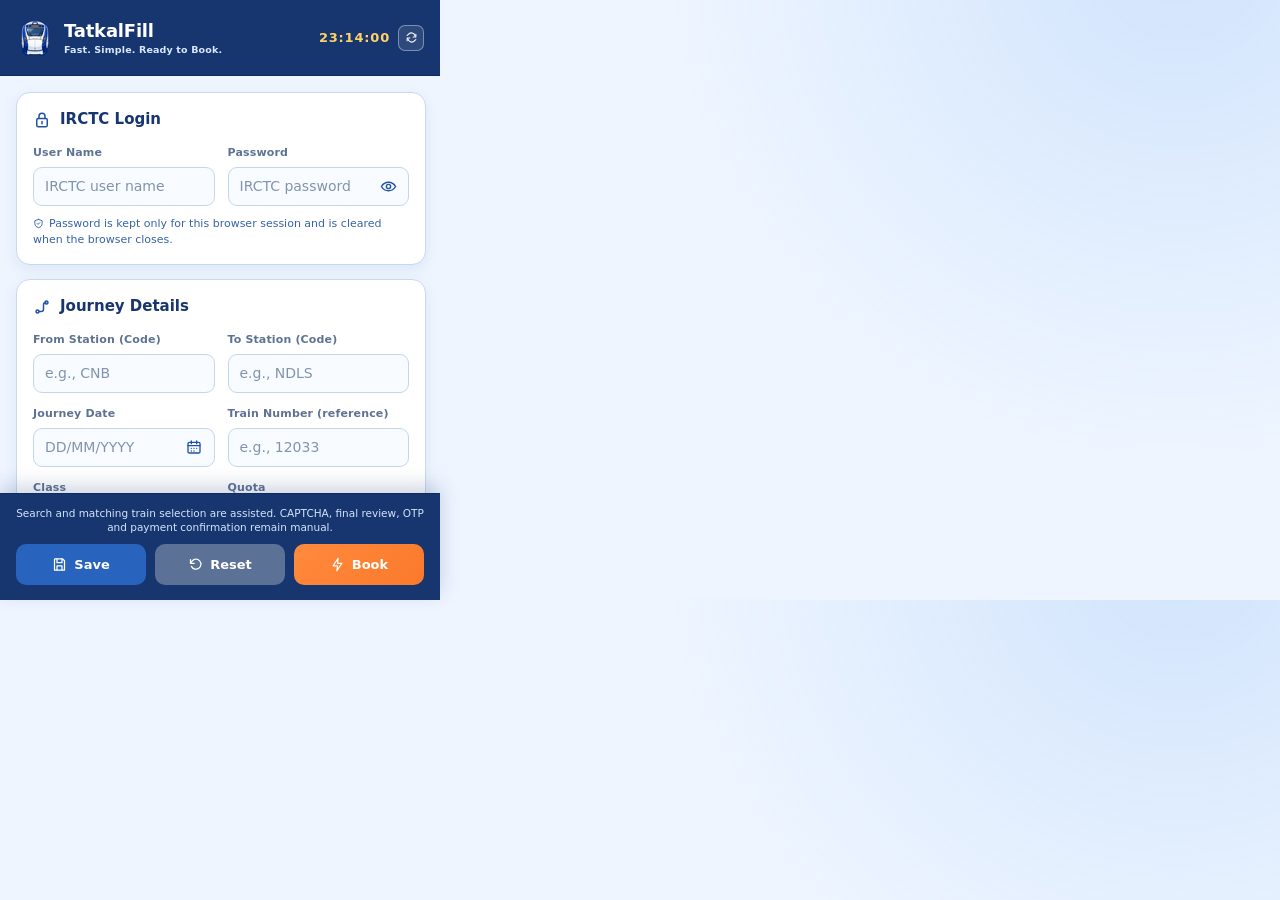
<file: extension/popup.html>
<!DOCTYPE html>
<html lang="en">
  <head>
    <meta charset="UTF-8" />
    <meta name="viewport" content="width=device-width, initial-scale=1.0" />
    <title>TatkalFill</title>
    <!-- Link to your custom stylesheet -->
    <link rel="stylesheet" type="text/css" href="./popup.css" />
  </head>
  <body class="text-slate-200 p-4">
    <svg class="icon-sprite" aria-hidden="true">
      <symbol id="icon-refresh" viewBox="0 0 24 24"><path d="M20 6v5h-5M4 18v-5h5"/><path d="M18.5 9A7 7 0 0 0 6.2 6.2L4 8m16 8-2.2 1.8A7 7 0 0 1 5.5 15"/></symbol>
      <symbol id="icon-lock" viewBox="0 0 24 24"><rect x="5" y="10" width="14" height="11" rx="2"/><path d="M8 10V7a4 4 0 0 1 8 0v3M12 14v3"/></symbol>
      <symbol id="icon-shield" viewBox="0 0 24 24"><path d="M12 3 20 6v6c0 5-3.4 8-8 9-4.6-1-8-4-8-9V6l8-3Z"/><path d="m9 12 2 2 4-4"/></symbol>
      <symbol id="icon-route" viewBox="0 0 24 24"><circle cx="6" cy="18" r="2"/><circle cx="18" cy="6" r="2"/><path d="M8 18h3a3 3 0 0 0 3-3V9a3 3 0 0 1 3-3"/></symbol>
      <symbol id="icon-calendar" viewBox="0 0 24 24"><rect x="3" y="5" width="18" height="16" rx="2"/><path d="M16 3v4M8 3v4M3 10h18M8 14h.01M12 14h.01M16 14h.01M8 18h.01M12 18h.01"/></symbol>
      <symbol id="icon-sliders" viewBox="0 0 24 24"><path d="M4 6h6M14 6h6M4 12h2M10 12h10M4 18h10M18 18h2"/><circle cx="12" cy="6" r="2"/><circle cx="8" cy="12" r="2"/><circle cx="16" cy="18" r="2"/></symbol>
      <symbol id="icon-save" viewBox="0 0 24 24"><path d="M5 3h12l3 3v15H4V4a1 1 0 0 1 1-1Z"/><path d="M8 3v6h8V3M8 21v-7h8v7"/></symbol>
      <symbol id="icon-reset" viewBox="0 0 24 24"><path d="M4 4v6h6"/><path d="M5.5 15a8 8 0 1 0 1-8.5L4 10"/></symbol>
      <symbol id="icon-bolt" viewBox="0 0 24 24"><path d="m13 2-8 12h7l-1 8 8-12h-7l1-8Z"/></symbol>
      <symbol id="icon-user" viewBox="0 0 24 24"><circle cx="12" cy="8" r="4"/><path d="M4 21a8 8 0 0 1 16 0"/></symbol>
      <symbol id="icon-eye" viewBox="0 0 24 24"><path d="M2 12s3.5-6 10-6 10 6 10 6-3.5 6-10 6S2 12 2 12Z"/><circle cx="12" cy="12" r="3"/></symbol>
      <symbol id="icon-eye-off" viewBox="0 0 24 24"><path d="m3 3 18 18M10.6 6.2A10.7 10.7 0 0 1 12 6c6.5 0 10 6 10 6a18 18 0 0 1-2.1 2.9M6.6 6.6C3.6 8.5 2 12 2 12s3.5 6 10 6c1.5 0 2.8-.3 4-.7M9.9 9.9a3 3 0 0 0 4.2 4.2"/></symbol>
    </svg>
    <!-- Header Section -->
    <header
      class="flex items-center justify-between pb-3 mb-3 border-b border-slate-700"
    >
      <div class="brand-block">
        <img class="brand-icon" src="./images/icon48.png" alt="" aria-hidden="true" />
        <div class="brand-copy">
          <h1>TatkalFill</h1>
          <p class="brand-tagline">Fast. Simple. Ready to Book.</p>
        </div>
      </div>
      <div class="header-meta">
        <div class="clock-row">
          <div id="liveClock" class="live-clock" aria-label="Current time">--:--:--</div>
          <button id="reloadPopupButton" class="reload-popup-button" type="button" aria-label="Reload extension popup" title="Reload popup">
            <svg class="ui-icon" aria-hidden="true"><use href="#icon-refresh"></use></svg>
          </button>
        </div>
        <div id="status" class="text-xs font-medium px-2 py-1 rounded"></div>
      </div>
    </header>

    <!-- Main scrollable area -->
    <main class="max-h-[500px] overflow-y-auto pr-2">
      <!-- IRCTC Login Section -->
      <div class="bg-slate-800 p-4 rounded-lg mb-4 shadow-md">
        <h2
          class="text-lg font-semibold text-white mb-3 flex items-center gap-2"
        >
          <svg class="ui-icon" aria-hidden="true"><use href="#icon-lock"></use></svg>IRCTC Login
        </h2>
        <div class="grid grid-cols-2 gap-4">
          <div>
            <label for="irctcUsername" class="block text-xs font-medium text-slate-400 mb-1">User Name</label>
            <input
              type="text"
              id="irctcUsername"
              autocomplete="username"
              placeholder="IRCTC user name"
              class="w-full bg-slate-700 border border-slate-600 rounded-md px-3 py-1.5 text-sm focus:ring-2 focus:ring-blue-500 focus:outline-none"
            />
          </div>
          <div>
            <label for="irctcPassword" class="block text-xs font-medium text-slate-400 mb-1">Password</label>
            <div class="password-field">
              <input
                type="password"
                id="irctcPassword"
                autocomplete="current-password"
                placeholder="IRCTC password"
                class="w-full bg-slate-700 border border-slate-600 rounded-md px-3 py-1.5 text-sm focus:ring-2 focus:ring-blue-500 focus:outline-none"
              />
              <button
                type="button"
                id="passwordToggleButton"
                class="password-toggle-button"
                aria-label="Show password"
                aria-pressed="false"
                title="Show password"
              >
                <svg class="ui-icon password-show-icon" aria-hidden="true"><use href="#icon-eye"></use></svg>
                <svg class="ui-icon password-hide-icon" aria-hidden="true"><use href="#icon-eye-off"></use></svg>
              </button>
            </div>
          </div>
        </div>
        <p class="login-storage-note"><svg class="ui-icon" aria-hidden="true"><use href="#icon-shield"></use></svg>Password is kept only for this browser session and is cleared when the browser closes.</p>
      </div>

      <!-- Journey Details Section -->
      <div class="bg-slate-800 p-4 rounded-lg mb-4 shadow-md">
        <h2
          class="text-lg font-semibold text-white mb-3 flex items-center gap-2"
        >
          <svg class="ui-icon" aria-hidden="true"><use href="#icon-route"></use></svg>Journey Details
        </h2>
        <div class="grid grid-cols-2 gap-4">
          <div>
            <label
              for="fromStation"
              class="block text-xs font-medium text-slate-400 mb-1"
              >From Station (Code)</label
            ><input
              type="text"
              id="fromStation"
              placeholder="e.g., CNB"
              class="w-full bg-slate-700 border border-slate-600 rounded-md px-3 py-1.5 text-sm focus:ring-2 focus:ring-blue-500 focus:outline-none"
              formcontrolname="origin"
            />
          </div>
          <div>
            <label
              for="toStation"
              class="block text-xs font-medium text-slate-400 mb-1"
              >To Station (Code)</label
            ><input
              type="text"
              id="toStation"
              placeholder="e.g., NDLS"
              class="w-full bg-slate-700 border border-slate-600 rounded-md px-3 py-1.5 text-sm focus:ring-2 focus:ring-blue-500 focus:outline-none"
              formcontrolname="destination"
            />
          </div>
          <div>
            <label
              for="journeyDate"
              class="block text-xs font-medium text-slate-400 mb-1"
              >Journey Date</label
            ><div class="date-picker-field">
              <input
                type="text"
                id="journeyDate"
                placeholder="DD/MM/YYYY"
                readonly
                aria-label="Journey Date DD/MM/YYYY"
                class="w-full bg-slate-700 border border-slate-600 rounded-md px-3 py-1.5 text-sm"
              />
              <button type="button" id="datePickerButton" aria-label="Choose journey date"><svg class="ui-icon" aria-hidden="true"><use href="#icon-calendar"></use></svg></button>
              <input type="date" id="journeyDatePicker" tabindex="-1" aria-hidden="true" />
            </div>
          </div>
          <div>
            <label
              for="trainNumber"
              class="block text-xs font-medium text-slate-400 mb-1"
              >Train Number (reference)</label
            ><input
              type="text"
              id="trainNumber"
              placeholder="e.g., 12033"
              class="w-full bg-slate-700 border border-slate-600 rounded-md px-3 py-1.5 text-sm focus:ring-2 focus:ring-blue-500 focus:outline-none"
            />
          </div>
          <div class="col-span-1">
            <label
              for="class"
              class="block text-xs font-medium text-slate-400 mb-1"
              >Class</label
            ><select
              id="class"
              class="w-full bg-slate-700 border border-slate-600 rounded-md px-3 py-1.5 text-sm focus:ring-2 focus:ring-blue-500 focus:outline-none"
              formcontrolname="journeyClass"
            >
              <option value="CC">AC Chair car (CC)</option>
              <option value="EC">Exec. Chair Car (EC)</option>
              <option value="SL">Sleeper (SL)</option>
              <option value="3A">AC 3 Tier (3A)</option>
              <option value="2A">AC 2 Tier (2A)</option>
              <option value="1A">AC First Class (1A)</option>
              <option value="3E">AC 3 Economy (3E)</option>
              <option value="2S">Second Sitting (2S)</option>
            </select>
          </div>
          <div class="col-span-1">
            <label
              for="quota"
              class="block text-xs font-medium text-slate-400 mb-1"
              >Quota</label
            ><select
              id="quota"
              class="w-full bg-slate-700 border border-slate-600 rounded-md px-3 py-1.5 text-sm focus:ring-2 focus:ring-blue-500 focus:outline-none"
              formcontrolname="journeyQuota"
            >
              <option value="TQ">TATKAL</option>
              <option value="GN">GENERAL</option>
              <option value="PT">PREMIUM TATKAL</option>
            </select>
          </div>
        </div>
      </div>

      <div id="passenger-details"></div>
      <p class="berth-policy-note"><strong>Berth preference:</strong> Please select a preference for each passenger. If left as No preference, IRCTC will use the saved passenger preference when available. Maximum limits per ticket: Lower for 2 passengers and Side Lower for 1 passenger. Exceeding these limits causes an IRCTC validation error.</p>

      <div class="bg-slate-800 p-4 rounded-lg mb-4 shadow-md">
        <h2
          class="text-lg font-semibold text-white mb-3 flex items-center gap-2"
        >
          <svg class="ui-icon" aria-hidden="true"><use href="#icon-sliders"></use></svg>Other Preferences
        </h2>
        <div class="space-y-4">
          <div class="flex items-start">
            <input
              id="autoUpgradation"
              type="checkbox"
              class="h-4 w-4 mt-1 rounded border-gray-300 text-blue-600 focus:ring-blue-500"
              formcontrolname="autoUpgradationSelected"
            /><label
              for="autoUpgradation"
              class="ml-3 block text-sm font-medium text-slate-300"
              >Consider for Auto Upgradation</label
            >
          </div>
          <div class="flex items-start">
            <input
              id="bookOnlyIfConfirmed"
              type="checkbox"
              class="h-4 w-4 mt-1 rounded border-gray-300 text-blue-600 focus:ring-blue-500"
            /><label
              for="bookOnlyIfConfirmed"
              class="ml-3 block text-sm font-medium text-slate-300"
              formcontrolname="bookOnlyIfCnf"
              >Book only if confirm berths are allotted</label
            >
          </div>
          <div>
            <label
              for="coachNumber"
              class="block text-xs font-medium text-slate-400 mb-1"
              >Preferred Coach No.</label
            ><input
              type="text"
              id="coachNumber"
              placeholder="e.g., B11"
              class="w-full bg-slate-700 border border-slate-600 rounded-md px-3 py-1.5 text-sm focus:ring-2 focus:ring-blue-500 focus:outline-none"
              formcontrolname="coachId"
            />
          </div>
          <div>
            <label
              for="mobileNumber"
              class="block text-xs font-medium text-slate-400 mb-1"
              >Mobile Number</label
            ><input
              type="text"
              id="mobileNumber"
              placeholder="10-digit mobile number"
              class="w-full bg-slate-700 border border-slate-600 rounded-md px-3 py-1.5 text-sm focus:ring-2 focus:ring-blue-500 focus:outline-none"
              formcontrolname="mobileNumber"
            />
          </div>
          <div>
            <label
              for="paymentMode"
              class="block text-xs font-medium text-slate-400 mb-1"
              >Payment Mode</label
            ><select
              id="paymentMode"
              class="w-full bg-slate-700 border border-slate-600 rounded-md px-3 py-1.5 text-sm focus:ring-2 focus:ring-blue-500 focus:outline-none"
              formcontrolname="paymentType"
            >
              <option value="UPI">Pay through BHIM/UPI</option>
              <option value="CCDC">Pay through Credit/Debit Cards</option>
            </select>
          </div>
        </div>
      </div>
    </main>

    <!-- Action Buttons Footer -->
    <footer class="pt-3 border-t border-slate-700">
      <p class="safety-note">Search and matching train selection are assisted. CAPTCHA, final review, OTP and payment confirmation remain manual.</p>
      <div class="grid grid-cols-3 gap-2">
        <button
          id="saveButton"
          class="w-full flex items-center justify-center gap-2 bg-blue-600 hover:bg-blue-700 text-white font-semibold py-2 rounded-md transition-all duration-200"
        >
          <svg class="ui-icon" aria-hidden="true"><use href="#icon-save"></use></svg>Save
        </button>
        <button
          id="clearButton"
          class="w-full flex items-center justify-center gap-2 bg-red-600 hover:bg-red-700 text-white font-semibold py-2 rounded-md transition-all duration-200"
        >
          <svg class="ui-icon" aria-hidden="true"><use href="#icon-reset"></use></svg>Reset
        </button>
        <button
          id="bookButton"
          class="w-full flex items-center justify-center gap-2 bg-green-600 hover:bg-green-700 text-white font-semibold py-2 rounded-md transition-all duration-200"
        >
          <svg class="ui-icon" aria-hidden="true"><use href="#icon-bolt"></use></svg>Book
        </button>
      </div>
    </footer>

    <script src="./popup.js"></script>
  </body>
</html>
</file>
<file: website/css/style.css>
:root {
  color-scheme: light;
  --navy: #102d63;
  --navy-deep: #081c3f;
  --blue: #2053a3;
  --blue-bright: #2f74d8;
  --sky: #eef5ff;
  --sky-strong: #dcecff;
  --orange: #fb792b;
  --orange-light: #ff9a55;
  --gold: #ffd166;
  --ink: #142b52;
  --muted: #617493;
  --line: #c8d9ed;
  --white: #fff;
  --surface: #f7faff;
  --shadow-sm: 0 10px 30px rgba(20, 54, 111, 0.08);
  --shadow-lg: 0 28px 70px rgba(13, 43, 96, 0.17);
  --radius-md: 16px;
  --radius-lg: 26px;
  --container: 1180px;
}

* {
  box-sizing: border-box;
}

html {
  scroll-behavior: smooth;
}

body {
  margin: 0;
  color: var(--ink);
  background: var(--white);
  font-family: Inter, ui-sans-serif, system-ui, -apple-system, BlinkMacSystemFont, "Segoe UI", sans-serif;
  font-size: 16px;
  line-height: 1.65;
  -webkit-font-smoothing: antialiased;
}

body.menu-open {
  overflow: hidden;
}

img {
  display: block;
  max-width: 100%;
}

.icon-sprite {
  position: absolute;
  width: 0;
  height: 0;
  overflow: hidden;
}

.icon {
  width: 1.15em;
  height: 1.15em;
  flex: 0 0 auto;
  fill: none;
  stroke: currentColor;
  stroke-width: 2;
  stroke-linecap: round;
  stroke-linejoin: round;
}

a {
  color: inherit;
  text-decoration: none;
}

button,
a {
  -webkit-tap-highlight-color: transparent;
}

button,
input,
select {
  font: inherit;
}

.container {
  width: min(calc(100% - 40px), var(--container));
  margin-inline: auto;
}

.skip-link {
  position: fixed;
  top: 10px;
  left: 10px;
  z-index: 999;
  padding: 10px 14px;
  border-radius: 8px;
  color: var(--white);
  background: var(--navy);
  transform: translateY(-160%);
}

.skip-link:focus {
  transform: translateY(0);
}

.site-header {
  position: fixed;
  inset: 0 0 auto;
  z-index: 50;
  border-bottom: 1px solid transparent;
  background: rgba(255, 255, 255, 0.86);
  backdrop-filter: blur(18px);
  transition: border-color 180ms ease, box-shadow 180ms ease, background 180ms ease;
}

.site-header.scrolled {
  border-color: rgba(196, 214, 236, 0.85);
  background: rgba(255, 255, 255, 0.96);
  box-shadow: 0 8px 28px rgba(13, 43, 96, 0.08);
}

.nav-shell {
  min-height: 76px;
  display: flex;
  align-items: center;
  justify-content: space-between;
  gap: 30px;
}

.brand {
  display: inline-flex;
  align-items: center;
  gap: 11px;
  min-width: 0;
}

.brand img {
  width: 44px;
  height: 44px;
  object-fit: contain;
  filter: drop-shadow(0 6px 10px rgba(26, 82, 165, 0.16));
}

.brand-copy {
  display: grid;
  line-height: 1.1;
}

.brand-copy strong {
  color: var(--navy);
  font-size: 18px;
  letter-spacing: -0.35px;
}

.brand-copy small {
  margin-top: 5px;
  color: var(--muted);
  font-size: 9px;
  font-weight: 650;
  letter-spacing: 0.1px;
}

.primary-nav {
  display: flex;
  align-items: center;
  gap: 7px;
}

.primary-nav a {
  padding: 9px 13px;
  border-radius: 9px;
  color: #354c70;
  font-size: 14px;
  font-weight: 650;
  transition: color 160ms ease, background 160ms ease, transform 160ms ease;
}

.primary-nav a:hover,
.primary-nav a:focus-visible {
  color: var(--blue);
  background: var(--sky);
}

.primary-nav .nav-download {
  margin-left: 6px;
  padding-inline: 18px;
  color: var(--white);
  background: var(--orange);
  box-shadow: 0 8px 20px rgba(251, 121, 43, 0.22);
}

.primary-nav .nav-download:hover,
.primary-nav .nav-download:focus-visible {
  color: var(--white);
  background: #ef6d1d;
  transform: translateY(-1px);
}

.menu-toggle {
  display: none;
  width: 42px;
  height: 42px;
  padding: 0;
  border: 1px solid var(--line);
  border-radius: 10px;
  background: var(--white);
  cursor: pointer;
}

.menu-toggle span {
  display: block;
  width: 18px;
  height: 2px;
  margin: 4px auto;
  border-radius: 3px;
  background: var(--navy);
  transition: transform 180ms ease, opacity 180ms ease;
}

.hero {
  position: relative;
  overflow: hidden;
  padding: 154px 0 76px;
  background:
    radial-gradient(circle at 83% 24%, rgba(47, 116, 216, 0.15), transparent 27%),
    linear-gradient(180deg, #f8fbff 0%, #edf5ff 69%, #fff 100%);
}

.hero::before {
  content: "";
  position: absolute;
  inset: 76px 0 auto;
  height: 1px;
  background: linear-gradient(90deg, transparent, rgba(47, 116, 216, 0.2), transparent);
}

.hero-glow {
  position: absolute;
  border-radius: 50%;
  pointer-events: none;
  filter: blur(2px);
}

.hero-glow-one {
  top: 130px;
  right: -190px;
  width: 480px;
  height: 480px;
  border: 80px solid rgba(32, 83, 163, 0.045);
}

.hero-glow-two {
  left: -130px;
  bottom: 80px;
  width: 300px;
  height: 300px;
  background: rgba(251, 121, 43, 0.045);
}

.hero-grid {
  position: relative;
  z-index: 2;
  display: grid;
  grid-template-columns: minmax(0, 1.02fr) minmax(410px, 0.98fr);
  align-items: center;
  gap: clamp(54px, 8vw, 104px);
}

.eyebrow,
.section-kicker {
  display: inline-flex;
  align-items: center;
  gap: 9px;
  color: var(--blue);
  font-size: 12px;
  font-weight: 800;
  letter-spacing: 0.11em;
  text-transform: uppercase;
}

.eyebrow span {
  width: 9px;
  height: 9px;
  border: 2px solid var(--orange);
  border-radius: 50%;
  box-shadow: 0 0 0 4px rgba(251, 121, 43, 0.12);
}

.hero h1 {
  max-width: 680px;
  margin: 22px 0 8px;
  color: var(--navy-deep);
  font-size: clamp(48px, 5.9vw, 76px);
  line-height: 0.99;
  letter-spacing: -0.055em;
}

.hero h1 em {
  position: relative;
  color: var(--blue-bright);
  font-style: normal;
}

.hero h1 em::after {
  content: "";
  position: absolute;
  right: 2px;
  bottom: -4px;
  left: 2px;
  height: 5px;
  border-radius: 10px;
  background: var(--orange);
  transform: rotate(-1.5deg);
}

.hero-tagline {
  margin: 18px 0 0;
  color: var(--orange);
  font-size: 20px;
  font-weight: 800;
  letter-spacing: -0.02em;
}

.hero-description {
  max-width: 630px;
  margin: 16px 0 0;
  color: var(--muted);
  font-size: 17px;
  line-height: 1.75;
}

.hero-actions {
  display: flex;
  flex-wrap: wrap;
  gap: 12px;
  margin-top: 30px;
}

.button {
  min-height: 52px;
  display: inline-flex;
  align-items: center;
  justify-content: center;
  gap: 10px;
  padding: 12px 20px;
  border: 1px solid transparent;
  border-radius: 12px;
  font-size: 14px;
  font-weight: 780;
  line-height: 1.2;
  transition: transform 160ms ease, box-shadow 160ms ease, background 160ms ease, border-color 160ms ease;
}

.button:hover,
.button:focus-visible {
  transform: translateY(-2px);
}

.button-primary {
  color: var(--white);
  background: linear-gradient(135deg, var(--orange-light), var(--orange));
  box-shadow: 0 14px 30px rgba(251, 121, 43, 0.24);
}

.button-primary:hover,
.button-primary:focus-visible {
  box-shadow: 0 18px 34px rgba(251, 121, 43, 0.33);
}

.button-secondary {
  border-color: var(--line);
  color: var(--navy);
  background: rgba(255, 255, 255, 0.86);
}

.button-secondary:hover,
.button-secondary:focus-visible {
  border-color: #8eb1dc;
  box-shadow: var(--shadow-sm);
}

.hero-note {
  display: flex;
  align-items: center;
  gap: 9px;
  margin-top: 20px;
  color: #6d7f9b;
  font-size: 12px;
  font-weight: 600;
}

.browser-support {
  margin-top: 14px;
  display: flex;
  flex-wrap: wrap;
  align-items: center;
  gap: 8px;
  color: var(--muted);
  font-size: 12px;
}

.browser-support > span {
  margin-right: 2px;
  font-weight: 650;
}

.browser-support strong {
  min-height: 34px;
  padding: 7px 10px;
  display: inline-flex;
  align-items: center;
  gap: 7px;
  border: 1px solid var(--line);
  border-radius: 10px;
  color: var(--navy);
  background: rgba(255, 255, 255, 0.78);
  box-shadow: 0 5px 14px rgba(20, 54, 111, 0.05);
}

.status-dot {
  width: 8px;
  height: 8px;
  border-radius: 50%;
  background: #23a56b;
  box-shadow: 0 0 0 5px rgba(35, 165, 107, 0.11);
}

.product-stage {
  position: relative;
  min-height: 560px;
  display: grid;
  place-items: center;
}

.orbit {
  position: absolute;
  border: 1px solid rgba(47, 116, 216, 0.18);
  border-radius: 50%;
}

.orbit-one {
  width: 490px;
  height: 490px;
}

.orbit-two {
  width: 390px;
  height: 390px;
  border-style: dashed;
  animation: spin 34s linear infinite;
}

.extension-window {
  position: relative;
  z-index: 2;
  width: min(100%, 410px);
  overflow: hidden;
  border: 1px solid #bcd0e9;
  border-radius: 20px;
  background: #eef5ff;
  box-shadow: var(--shadow-lg);
  transform: rotate(1.6deg);
  transition: transform 260ms ease;
}

.product-stage:hover .extension-window {
  transform: rotate(0deg) translateY(-4px);
}

.extension-topbar {
  min-height: 76px;
  padding: 13px 15px;
  display: flex;
  align-items: center;
  justify-content: space-between;
  color: var(--white);
  background: var(--navy);
}

.extension-brand {
  display: flex;
  align-items: center;
  gap: 10px;
}

.extension-brand img {
  width: 38px;
  height: 38px;
  object-fit: contain;
}

.extension-brand span {
  display: grid;
  line-height: 1.1;
}

.extension-brand strong {
  font-size: 16px;
}

.extension-brand small {
  margin-top: 4px;
  color: #d8e8ff;
  font-size: 8px;
}

.extension-time {
  display: flex;
  align-items: center;
  gap: 8px;
  color: var(--gold);
  font: 750 11px/1 ui-monospace, SFMono-Regular, Menlo, monospace;
}

.extension-time span {
  width: 26px;
  height: 26px;
  display: grid;
  place-items: center;
  border: 1px solid rgba(255, 255, 255, 0.34);
  border-radius: 7px;
  color: var(--white);
}

.extension-time .icon {
  width: 13px;
  height: 13px;
}

.extension-body {
  padding: 15px;
}

.preview-card {
  margin-bottom: 12px;
  padding: 15px;
  border: 1px solid #c7d9ed;
  border-radius: 14px;
  background: var(--white);
  box-shadow: 0 6px 16px rgba(20, 54, 111, 0.07);
}

.preview-heading {
  display: flex;
  align-items: center;
  gap: 8px;
  margin-bottom: 13px;
  color: var(--navy);
  font-size: 13px;
  font-weight: 800;
}

.preview-heading > .icon {
  width: 15px;
  height: 15px;
  color: var(--blue-bright);
}

.preview-grid {
  display: grid;
  grid-template-columns: 1fr 1fr;
  gap: 9px;
}

.preview-grid label {
  color: var(--muted);
  font-size: 8px;
  font-weight: 700;
}

.preview-grid b,
.preview-pills span,
.passenger-name,
.passenger-options span {
  display: block;
  margin-top: 4px;
  padding: 9px;
  border: 1px solid var(--line);
  border-radius: 8px;
  color: var(--ink);
  background: #f8fbff;
  font-size: 10px;
  font-weight: 650;
}

.preview-pills {
  display: grid;
  grid-template-columns: 1fr 1fr;
  gap: 9px;
  margin-top: 9px;
}

.passenger-preview {
  margin-bottom: 0;
}

.passenger-name {
  height: 35px;
  color: #8395ae;
}

.passenger-options {
  display: grid;
  grid-template-columns: 0.8fr 1fr 1.3fr;
  gap: 9px;
}

.passenger-options span {
  color: #788ba7;
}

.extension-footer {
  padding: 11px 14px 14px;
  display: grid;
  grid-template-columns: repeat(3, 1fr);
  gap: 8px;
  background: var(--navy);
}

.extension-footer button {
  min-height: 40px;
  display: inline-flex;
  align-items: center;
  justify-content: center;
  gap: 6px;
  border: 0;
  border-radius: 9px;
  color: var(--white);
  background: #2f6dca;
  font-size: 11px;
  font-weight: 750;
}

.extension-footer button .icon {
  width: 14px;
  height: 14px;
}

.extension-footer button:nth-child(2) {
  background: #587094;
}

.extension-footer .book-preview {
  background: var(--orange);
}

.speed-chip {
  position: absolute;
  right: -8px;
  bottom: 53px;
  z-index: 3;
  min-width: 190px;
  padding: 13px 16px 13px 52px;
  border: 1px solid #f0bd8d;
  border-radius: 14px;
  background: rgba(255, 255, 255, 0.95);
  box-shadow: var(--shadow-sm);
}

.speed-chip > span {
  position: absolute;
  top: 13px;
  left: 14px;
  width: 28px;
  height: 28px;
  display: grid;
  place-items: center;
  border-radius: 9px;
  color: var(--white);
  background: var(--orange);
}

.speed-chip > span .icon {
  width: 15px;
  height: 15px;
}

.speed-chip strong,
.speed-chip small {
  display: block;
}

.speed-chip strong {
  color: var(--navy);
  font-size: 12px;
}

.speed-chip small {
  color: var(--muted);
  font-size: 9px;
}

.trust-row {
  position: relative;
  z-index: 2;
  margin-top: 58px;
  display: grid;
  grid-template-columns: repeat(4, 1fr);
  overflow: hidden;
  border: 1px solid var(--line);
  border-radius: var(--radius-md);
  background: rgba(255, 255, 255, 0.85);
  box-shadow: var(--shadow-sm);
}

.trust-row div {
  min-height: 92px;
  padding: 20px;
  display: grid;
  align-content: center;
  border-right: 1px solid var(--line);
}

.trust-row div:last-child {
  border: 0;
}

.trust-row strong,
.trust-row span {
  display: block;
}

.trust-row strong {
  color: var(--navy);
  font-size: 20px;
  letter-spacing: -0.03em;
}

.trust-row span {
  color: var(--muted);
  font-size: 11px;
}

.section {
  padding: 110px 0;
}

.section-heading {
  max-width: 720px;
  margin-bottom: 48px;
}

.section-heading h2,
.control-copy h2,
.download-copy h2 {
  margin: 15px 0 16px;
  color: var(--navy-deep);
  font-size: clamp(36px, 4.5vw, 54px);
  line-height: 1.08;
  letter-spacing: -0.045em;
}

.section-heading > p,
.control-copy > p {
  max-width: 640px;
  margin: 0;
  color: var(--muted);
  font-size: 16px;
}

.features {
  background: var(--white);
}

.feature-grid {
  display: grid;
  grid-template-columns: repeat(3, 1fr);
  gap: 16px;
}

.feature-card {
  position: relative;
  min-height: 275px;
  padding: 27px;
  overflow: hidden;
  border: 1px solid var(--line);
  border-radius: var(--radius-lg);
  background: linear-gradient(145deg, #fff, #f7faff);
  box-shadow: 0 10px 26px rgba(22, 60, 119, 0.06);
  transition: transform 200ms ease, border-color 200ms ease, box-shadow 200ms ease;
}

.feature-card:hover {
  border-color: #9bb9dd;
  box-shadow: 0 20px 42px rgba(22, 60, 119, 0.11);
  transform: translateY(-5px);
}

.feature-card-large {
  grid-column: span 2;
  grid-row: span 2;
  min-height: 566px;
  color: var(--white);
  background:
    radial-gradient(circle at 80% 16%, rgba(47, 116, 216, 0.55), transparent 30%),
    linear-gradient(145deg, var(--navy), var(--navy-deep));
}

.feature-icon {
  width: 46px;
  height: 46px;
  display: grid;
  place-items: center;
  border: 1px solid #c6d8ee;
  border-radius: 13px;
  color: var(--blue);
  background: var(--sky);
  font-size: 20px;
  font-weight: 800;
}

.feature-icon .icon {
  width: 22px;
  height: 22px;
}

.feature-card-large .feature-icon {
  border-color: rgba(255, 255, 255, 0.14);
  color: var(--navy-deep);
  background: var(--gold);
}

.feature-number {
  position: absolute;
  top: 31px;
  right: 28px;
  color: #91a2ba;
  font: 750 10px/1 ui-monospace, SFMono-Regular, Menlo, monospace;
  letter-spacing: 0.1em;
}

.feature-card-large .feature-number {
  color: #7d9cc8;
}

.feature-card h3 {
  margin: 30px 0 10px;
  color: var(--navy);
  font-size: 23px;
  line-height: 1.2;
  letter-spacing: -0.03em;
}

.feature-card-large h3 {
  max-width: 430px;
  margin-top: 38px;
  color: var(--white);
  font-size: 40px;
}

.feature-card > p {
  margin: 0;
  color: var(--muted);
  font-size: 14px;
}

.feature-card-large > p {
  max-width: 520px;
  color: #bcd0ec;
  font-size: 16px;
}

.passenger-stack {
  position: absolute;
  right: 28px;
  bottom: 28px;
  left: 28px;
  display: grid;
  gap: 9px;
}

.passenger-stack > div {
  padding: 11px 14px;
  display: grid;
  grid-template-columns: 38px 1fr 24px;
  align-items: center;
  gap: 12px;
  border: 1px solid rgba(255, 255, 255, 0.12);
  border-radius: 13px;
  background: rgba(255, 255, 255, 0.08);
  backdrop-filter: blur(8px);
}

.passenger-stack > div > span {
  width: 36px;
  height: 36px;
  display: grid;
  place-items: center;
  border-radius: 10px;
  color: var(--navy);
  background: #e7f1ff;
  font-size: 10px;
  font-weight: 800;
}

.passenger-stack > div > span .icon {
  width: 17px;
  height: 17px;
}

.passenger-stack p {
  margin: 0;
  display: grid;
}

.passenger-stack b {
  font-size: 12px;
}

.passenger-stack small {
  color: #9fb8db;
  font-size: 9px;
}

.passenger-stack i {
  width: 22px;
  height: 22px;
  display: grid;
  place-items: center;
  border-radius: 50%;
  color: var(--white);
  background: #22aa6d;
  font-size: 10px;
  font-style: normal;
}

.passenger-stack i .icon {
  width: 13px;
  height: 13px;
  stroke-width: 2.5;
}

.steps-section {
  position: relative;
  overflow: hidden;
  color: var(--white);
  background: var(--navy-deep);
}

.steps-section::before {
  content: "";
  position: absolute;
  top: -180px;
  right: -130px;
  width: 520px;
  height: 520px;
  border: 90px solid rgba(47, 116, 216, 0.1);
  border-radius: 50%;
}

.section-heading-light {
  position: relative;
  z-index: 1;
}

.section-heading-light .section-kicker {
  color: var(--gold);
}

.section-heading-light h2 {
  color: var(--white);
}

.section-heading-light > p {
  color: #a9bfdd;
}

.steps-grid {
  position: relative;
  z-index: 1;
  margin: 0;
  padding: 0;
  display: grid;
  grid-template-columns: repeat(3, 1fr);
  gap: 14px;
  list-style: none;
}

.step-card {
  position: relative;
  min-height: 230px;
  padding: 25px;
  border: 1px solid rgba(177, 205, 241, 0.16);
  border-radius: 20px;
  background: rgba(255, 255, 255, 0.055);
  transition: border-color 180ms ease, background 180ms ease, transform 180ms ease;
}

.step-card:hover {
  border-color: rgba(255, 209, 102, 0.38);
  background: rgba(255, 255, 255, 0.085);
  transform: translateY(-4px);
}

.step-card > span {
  position: absolute;
  top: 25px;
  right: 25px;
  color: #6986af;
  font: 750 11px/1 ui-monospace, SFMono-Regular, Menlo, monospace;
}

.step-symbol {
  width: 44px;
  height: 44px;
  display: grid;
  place-items: center;
  border-radius: 13px;
  color: var(--navy-deep);
  background: var(--gold);
  font-size: 20px;
  font-weight: 900;
}

.step-symbol .icon {
  width: 21px;
  height: 21px;
}

.step-card h3 {
  margin: 28px 0 8px;
  font-size: 19px;
}

.step-card p {
  margin: 0;
  color: #a9bfdd;
  font-size: 13px;
}

.step-card code,
.faq-list code {
  padding: 2px 6px;
  border-radius: 5px;
  color: var(--gold);
  background: rgba(255, 255, 255, 0.08);
  font: 600 0.88em/1.4 ui-monospace, SFMono-Regular, Menlo, monospace;
}

.faq-list code {
  color: var(--blue);
  background: var(--sky);
}

.install-callout {
  position: relative;
  z-index: 1;
  margin-top: 18px;
  padding: 22px 24px;
  display: flex;
  align-items: center;
  justify-content: space-between;
  gap: 24px;
  border: 1px solid rgba(255, 209, 102, 0.3);
  border-radius: 18px;
  background: rgba(255, 209, 102, 0.08);
}

.install-callout strong {
  color: var(--gold);
  font-size: 12px;
  letter-spacing: 0.08em;
  text-transform: uppercase;
}

.install-callout p {
  margin: 3px 0 0;
  color: #bacce5;
  font-size: 13px;
}

.install-callout a {
  flex: 0 0 auto;
  padding: 12px 17px;
  display: inline-flex;
  align-items: center;
  gap: 8px;
  border-radius: 10px;
  color: var(--navy-deep);
  background: var(--gold);
  font-size: 13px;
  font-weight: 800;
}

.use-workflow {
  position: relative;
  z-index: 1;
  margin-top: 54px;
  padding: 32px;
  border: 1px solid rgba(177, 205, 241, 0.18);
  border-radius: 24px;
  background: rgba(255, 255, 255, 0.055);
}

.use-workflow-heading {
  max-width: 660px;
  margin-bottom: 28px;
}

.use-workflow-heading .section-kicker {
  color: var(--gold);
}

.use-workflow-heading h3 {
  margin: 10px 0 8px;
  font-size: clamp(28px, 3.6vw, 40px);
  line-height: 1.12;
  letter-spacing: -0.035em;
}

.use-workflow-heading p {
  margin: 0;
  color: #a9bfdd;
  font-size: 13px;
}

.use-workflow ol {
  margin: 0;
  padding: 0;
  display: grid;
  grid-template-columns: repeat(5, 1fr);
  gap: 10px;
  list-style: none;
}

.use-workflow li {
  min-width: 0;
  padding: 16px;
  border: 1px solid rgba(177, 205, 241, 0.14);
  border-radius: 15px;
  background: rgba(8, 28, 63, 0.5);
}

.use-workflow li > span {
  width: 28px;
  height: 28px;
  display: grid;
  place-items: center;
  margin-bottom: 25px;
  border-radius: 8px;
  color: var(--navy-deep);
  background: var(--gold);
  font-size: 11px;
  font-weight: 850;
}

.use-workflow b {
  display: block;
  font-size: 13px;
}

.use-workflow li p {
  margin: 6px 0 0;
  color: #9eb5d5;
  font-size: 10.5px;
  line-height: 1.55;
}

.control-section {
  background:
    linear-gradient(rgba(255, 255, 255, 0.82), rgba(255, 255, 255, 0.82)),
    radial-gradient(circle at 20% 50%, #cee2ff, transparent 35%);
}

.control-grid {
  display: grid;
  grid-template-columns: 0.9fr 1.1fr;
  align-items: center;
  gap: clamp(50px, 9vw, 120px);
}

.control-visual {
  position: relative;
  min-height: 430px;
  display: grid;
  place-items: center;
}

.shield-ring {
  width: 260px;
  height: 260px;
  display: grid;
  place-items: center;
  border: 1px solid #a7c4e7;
  border-radius: 50%;
  background: linear-gradient(145deg, #fff, #deecff);
  box-shadow: 0 28px 60px rgba(25, 66, 125, 0.14), inset 0 0 0 24px rgba(255, 255, 255, 0.68);
}

.shield-ring span {
  width: 108px;
  height: 128px;
  display: grid;
  place-items: center;
  border-radius: 54px 54px 46px 46px;
  color: var(--white);
  background: linear-gradient(145deg, var(--blue-bright), var(--navy));
  clip-path: polygon(50% 0, 92% 15%, 85% 72%, 50% 100%, 15% 72%, 8% 15%);
  font-size: 40px;
  font-weight: 800;
}

.shield-ring span .icon {
  width: 54px;
  height: 54px;
  stroke-width: 1.6;
}

.storage-card {
  position: absolute;
  min-width: 190px;
  padding: 14px 16px;
  border: 1px solid var(--line);
  border-radius: 13px;
  background: rgba(255, 255, 255, 0.94);
  box-shadow: var(--shadow-sm);
}

.storage-card b,
.storage-card small {
  display: block;
}

.storage-card b {
  color: var(--navy);
  font-size: 12px;
}

.storage-card small {
  color: var(--muted);
  font-size: 9px;
}

.storage-card-one {
  top: 40px;
  right: 0;
}

.storage-card-two {
  bottom: 44px;
  left: 0;
}

.control-copy h2 {
  max-width: 620px;
}

.control-copy ul {
  margin: 28px 0 0;
  padding: 0;
  display: grid;
  gap: 13px;
  list-style: none;
}

.control-copy li {
  display: flex;
  align-items: flex-start;
  gap: 11px;
  color: #334b70;
  font-size: 14px;
  font-weight: 650;
}

.control-copy li span {
  width: 22px;
  height: 22px;
  flex: 0 0 auto;
  display: grid;
  place-items: center;
  border-radius: 50%;
  color: var(--white);
  background: #22a76c;
  font-size: 10px;
}

.control-copy li span .icon {
  width: 13px;
  height: 13px;
  stroke-width: 2.5;
}

.control-copy .implementation-note {
  margin-top: 24px;
  padding: 11px 13px;
  border-left: 3px solid var(--orange);
  color: #71543c;
  background: #fff6e9;
  font-size: 11px;
}

.faq-section {
  background: var(--surface);
}

.faq-grid {
  display: grid;
  grid-template-columns: 0.75fr 1.25fr;
  align-items: start;
  gap: clamp(50px, 8vw, 100px);
}

.faq-grid .section-heading {
  position: sticky;
  top: 120px;
  margin: 0;
}

.faq-list {
  display: grid;
  gap: 10px;
}

.faq-list details {
  border: 1px solid var(--line);
  border-radius: 15px;
  background: var(--white);
  box-shadow: 0 6px 18px rgba(20, 54, 111, 0.04);
}

.faq-list summary {
  padding: 19px 20px;
  display: flex;
  align-items: center;
  justify-content: space-between;
  gap: 20px;
  color: var(--navy);
  font-size: 15px;
  font-weight: 750;
  cursor: pointer;
  list-style: none;
}

.faq-list summary::-webkit-details-marker {
  display: none;
}

.faq-list summary span {
  width: 27px;
  height: 27px;
  flex: 0 0 auto;
  display: grid;
  place-items: center;
  border-radius: 8px;
  color: var(--blue);
  background: var(--sky);
  transition: transform 180ms ease, color 180ms ease, background 180ms ease;
}

.faq-list summary span .icon {
  width: 15px;
  height: 15px;
}

.faq-list details[open] summary span {
  color: var(--white);
  background: var(--blue);
  transform: rotate(45deg);
}

.faq-list details p {
  margin: 0;
  padding: 0 20px 20px;
  color: var(--muted);
  font-size: 13px;
}

.download-section {
  padding: 90px 0;
  background: var(--white);
}

.download-card {
  position: relative;
  overflow: hidden;
  padding: 42px;
  display: flex;
  align-items: center;
  justify-content: space-between;
  gap: 40px;
  border-radius: 28px;
  color: var(--white);
  background:
    radial-gradient(circle at 85% -50%, rgba(47, 116, 216, 0.78), transparent 45%),
    linear-gradient(135deg, var(--navy), var(--navy-deep));
  box-shadow: var(--shadow-lg);
}

.download-card::after {
  content: "";
  position: absolute;
  right: 26%;
  bottom: -100px;
  width: 240px;
  height: 240px;
  border: 50px solid rgba(255, 255, 255, 0.04);
  border-radius: 50%;
}

.download-copy {
  position: relative;
  z-index: 1;
  display: flex;
  align-items: center;
  gap: 24px;
}

.download-copy img {
  width: 82px;
  height: 82px;
  padding: 8px;
  flex: 0 0 auto;
  object-fit: contain;
  border: 1px solid rgba(255, 255, 255, 0.14);
  border-radius: 20px;
  background: rgba(255, 255, 255, 0.08);
}

.download-copy span {
  color: var(--gold);
  font-size: 10px;
  font-weight: 800;
  letter-spacing: 0.12em;
  text-transform: uppercase;
}

.download-copy h2 {
  max-width: 620px;
  margin: 7px 0 6px;
  color: var(--white);
  font-size: clamp(28px, 3.4vw, 42px);
}

.download-copy p {
  margin: 0;
  color: #b8cbe6;
  font-size: 13px;
}

.button-download {
  position: relative;
  z-index: 1;
  flex: 0 0 auto;
  min-width: 230px;
  color: var(--navy-deep);
  background: var(--gold);
  box-shadow: 0 14px 34px rgba(255, 209, 102, 0.2);
}

.button-download > span:first-child {
  font-size: 24px;
}

.button-download > span:last-child {
  display: grid;
  text-align: left;
}

.button-download b {
  font-size: 13px;
}

.button-download small {
  color: #715b23;
  font-size: 9px;
}

.disclaimer {
  padding: 26px 0;
  border-block: 1px solid #f0cda9;
  background: #fff7ed;
}

.disclaimer .container {
  display: flex;
  align-items: flex-start;
  gap: 20px;
}

.disclaimer strong {
  flex: 0 0 auto;
  color: #c45616;
  font-size: 12px;
  letter-spacing: 0.08em;
  text-transform: uppercase;
}

.disclaimer p {
  margin: 0;
  color: #75563c;
  font-size: 12px;
}

.site-footer {
  color: var(--white);
  background: #071831;
}

.footer-main {
  min-height: 138px;
  display: flex;
  align-items: center;
  justify-content: space-between;
  gap: 30px;
}

.footer-brand .brand-copy strong {
  color: var(--white);
}

.footer-brand .brand-copy small {
  color: #95add0;
}

.footer-main nav {
  display: flex;
  flex-wrap: wrap;
  gap: 24px;
}

.footer-main nav a {
  color: #a9bfdd;
  font-size: 12px;
  font-weight: 650;
  transition: color 160ms ease;
}

.footer-main nav a:hover,
.footer-main nav a:focus-visible,
.footer-bottom a:hover,
.footer-bottom a:focus-visible {
  color: var(--gold);
}

.footer-bottom {
  min-height: 62px;
  padding-block: 16px;
  display: flex;
  align-items: center;
  justify-content: space-between;
  gap: 20px;
  border-top: 1px solid rgba(172, 199, 235, 0.12);
}

.footer-bottom p {
  margin: 0;
  color: #7f99bd;
  font-size: 11px;
}

.footer-bottom a {
  color: #d5e3f7;
  font-weight: 700;
}

:focus-visible {
  outline: 3px solid rgba(251, 121, 43, 0.6);
  outline-offset: 3px;
}

.js .reveal {
  opacity: 0;
  transform: translateY(24px);
  transition: opacity 600ms ease, transform 600ms cubic-bezier(0.22, 1, 0.36, 1);
}

.js .reveal-delay {
  transition-delay: 100ms;
}

.js .reveal.is-visible {
  opacity: 1;
  transform: translateY(0);
}

@keyframes spin {
  to { transform: rotate(360deg); }
}

@media (max-width: 980px) {
  .hero-grid {
    grid-template-columns: 1fr;
    text-align: center;
  }

  .hero-copy {
    display: grid;
    justify-items: center;
  }

  .hero-description {
    max-width: 720px;
  }

  .product-stage {
    min-height: 540px;
  }

  .trust-row {
    grid-template-columns: repeat(2, 1fr);
  }

  .trust-row div:nth-child(2) {
    border-right: 0;
  }

  .trust-row div:nth-child(-n + 2) {
    border-bottom: 1px solid var(--line);
  }

  .feature-grid {
    grid-template-columns: repeat(2, 1fr);
  }

  .feature-card-large {
    grid-column: span 2;
    grid-row: auto;
    min-height: 540px;
  }

  .feature-grid .feature-card:last-child {
    grid-column: span 2;
  }

  .steps-grid {
    grid-template-columns: repeat(2, 1fr);
  }

  .control-grid,
  .faq-grid {
    grid-template-columns: 1fr;
  }

  .use-workflow ol {
    grid-template-columns: repeat(3, 1fr);
  }

  .control-copy {
    order: -1;
  }

  .faq-grid .section-heading {
    position: static;
  }

  .download-card {
    align-items: flex-start;
    flex-direction: column;
  }
}

@media (max-width: 760px) {
  .container {
    width: min(calc(100% - 28px), var(--container));
  }

  .nav-shell {
    min-height: 68px;
  }

  .menu-toggle {
    display: block;
  }

  .menu-toggle[aria-expanded="true"] span:nth-child(1) {
    transform: translateY(6px) rotate(45deg);
  }

  .menu-toggle[aria-expanded="true"] span:nth-child(2) {
    opacity: 0;
  }

  .menu-toggle[aria-expanded="true"] span:nth-child(3) {
    transform: translateY(-6px) rotate(-45deg);
  }

  .primary-nav {
    position: fixed;
    top: 68px;
    right: 14px;
    left: 14px;
    padding: 14px;
    display: grid;
    gap: 4px;
    border: 1px solid var(--line);
    border-radius: 15px;
    background: var(--white);
    box-shadow: var(--shadow-lg);
    opacity: 0;
    visibility: hidden;
    transform: translateY(-10px);
    transition: opacity 180ms ease, visibility 180ms ease, transform 180ms ease;
  }

  .primary-nav.is-open {
    opacity: 1;
    visibility: visible;
    transform: translateY(0);
  }

  .primary-nav a {
    padding: 12px 14px;
  }

  .primary-nav .nav-download {
    margin: 5px 0 0;
    text-align: center;
  }

  .hero {
    padding-top: 120px;
  }

  .hero h1 {
    font-size: clamp(43px, 13vw, 62px);
  }

  .hero-description {
    font-size: 15px;
  }

  .product-stage {
    min-height: 510px;
  }

  .extension-window {
    width: min(94%, 410px);
  }

  .orbit-one {
    width: min(112vw, 470px);
    height: min(112vw, 470px);
  }

  .orbit-two {
    width: min(90vw, 380px);
    height: min(90vw, 380px);
  }

  .speed-chip {
    right: 0;
    bottom: 30px;
  }

  .section {
    padding: 82px 0;
  }

  .section-heading {
    margin-bottom: 34px;
  }

  .section-heading h2,
  .control-copy h2 {
    font-size: clamp(34px, 10vw, 46px);
  }

  .feature-grid,
  .steps-grid {
    grid-template-columns: 1fr;
  }

  .use-workflow {
    padding: 24px;
  }

  .use-workflow ol {
    grid-template-columns: 1fr 1fr;
  }

  .feature-card-large {
    grid-column: auto;
    min-height: 560px;
  }

  .feature-grid .feature-card:last-child {
    grid-column: auto;
  }

  .feature-card-large h3 {
    font-size: 33px;
  }

  .install-callout,
  .download-copy,
  .disclaimer .container,
  .footer-main,
  .footer-bottom {
    align-items: flex-start;
    flex-direction: column;
  }

  .control-visual {
    min-height: 390px;
    transform: scale(0.92);
  }

  .download-card {
    padding: 30px 24px;
  }

  .button-download {
    width: 100%;
  }

  .footer-main {
    padding-block: 36px;
  }

  .footer-main nav {
    gap: 14px 22px;
  }

  .footer-bottom {
    padding-block: 18px;
  }
}

@media (max-width: 480px) {
  .brand-copy small {
    display: none;
  }

  .hero-actions,
  .hero-actions .button {
    width: 100%;
  }

  .hero-note {
    max-width: 310px;
    text-align: left;
  }

  .product-stage {
    min-height: 465px;
  }

  .extension-window {
    transform: none;
  }

  .extension-body {
    padding: 11px;
  }

  .extension-topbar {
    padding-inline: 12px;
  }

  .extension-brand strong {
    font-size: 14px;
  }

  .speed-chip {
    min-width: 172px;
  }

  .trust-row {
    grid-template-columns: 1fr;
  }

  .trust-row div {
    border-right: 0;
    border-bottom: 1px solid var(--line);
  }

  .trust-row div:last-child {
    border: 0;
  }

  .feature-card,
  .step-card {
    padding: 22px;
  }

  .use-workflow ol {
    grid-template-columns: 1fr;
  }

  .use-workflow li {
    display: grid;
    grid-template-columns: 34px 1fr;
    gap: 12px;
  }

  .use-workflow li > span {
    margin: 0;
  }

  .passenger-stack {
    right: 20px;
    bottom: 20px;
    left: 20px;
  }

  .control-visual {
    margin-inline: -20px;
    transform: scale(0.82);
  }

  .storage-card-one {
    right: -8px;
  }

  .storage-card-two {
    left: -8px;
  }
}

@media (prefers-reduced-motion: reduce) {
  html {
    scroll-behavior: auto;
  }

  *,
  *::before,
  *::after {
    scroll-behavior: auto !important;
    animation-duration: 0.01ms !important;
    animation-iteration-count: 1 !important;
    transition-duration: 0.01ms !important;
  }

  .js .reveal {
    opacity: 1;
    transform: none;
  }
}
</file>
<file: popup.css>
:root {
  color-scheme: light;
  --navy: #17366f;
  --surface: #ffffff;
  --surface-2: #edf5ff;
  --line: #c4d6ec;
  --text: #17315e;
  --muted: #5e7394;
  --accent: #2053a3;
  --accent-dark: #173d7d;
  --gold: #ffd166;
  --lavender: #7388aa;
  --orange: #fb792b;
  --red: #e35d68;
}

* { box-sizing: border-box; }

.icon-sprite {
  position: absolute;
  width: 0;
  height: 0;
  overflow: hidden;
}

.ui-icon {
  width: 1em;
  height: 1em;
  flex: 0 0 auto;
  fill: none;
  stroke: currentColor;
  stroke-width: 2;
  stroke-linecap: round;
  stroke-linejoin: round;
}

html, body { margin: 0; }

body {
  width: 440px;
  height: 600px;
  padding: 0;
  overflow: hidden;
  display: flex;
  flex-direction: column;
  color: var(--text);
  background:
    radial-gradient(circle at 92% -8%, rgba(67, 145, 239, .17), transparent 38%),
    #eef5ff;
  font: 14px/1.45 Inter, ui-sans-serif, system-ui, -apple-system, "Segoe UI", sans-serif;
}

.login-storage-note {
  margin: 10px 0 0;
  color: #3564a7;
  font-size: 11px;
  line-height: 1.45;
}

.login-storage-note .ui-icon {
  margin-right: 5px;
  vertical-align: -2px;
}

header {
  min-height: 76px;
  padding: 12px 16px;
  display: flex;
  align-items: center;
  justify-content: space-between;
  border-bottom: 1px solid #102b5d;
  background: var(--navy);
}

.brand-block { min-width: 0; display: flex; align-items: center; gap: 10px; }
.brand-icon { width: 38px; height: 38px; flex: 0 0 auto; object-fit: contain; }
.brand-copy { min-width: 0; }
h1 { margin: 0; color: #fff; font-size: 18px; line-height: 1.1; letter-spacing: -.2px; }
.brand-tagline { margin: 4px 0 0; color: #d8e8ff; font-size: 9.5px; font-weight: 600; line-height: 1; letter-spacing: .15px; white-space: nowrap; }

.header-meta {
  display: flex;
  align-items: flex-end;
  flex-direction: column;
  gap: 4px;
  min-width: 82px;
}

.clock-row {
  display: flex;
  align-items: center;
  gap: 8px;
}

.live-clock {
  color: var(--gold);
  font-size: 13px;
  font-weight: 750;
  line-height: 1;
  letter-spacing: .8px;
  font-variant-numeric: tabular-nums;
}

.reload-popup-button {
  width: 26px;
  height: 26px;
  padding: 0;
  display: inline-flex;
  align-items: center;
  justify-content: center;
  border: 1px solid rgba(255, 255, 255, .38);
  border-radius: 7px;
  color: #fff;
  background: rgba(255, 255, 255, .1);
  cursor: pointer;
  transition: background .18s ease, border-color .18s ease, transform .18s ease;
}

.reload-popup-button .ui-icon {
  color: currentColor;
  width: 13px;
  height: 13px;
}

.reload-popup-button:hover {
  border-color: rgba(255, 255, 255, .72);
  background: rgba(255, 255, 255, .2);
}

.reload-popup-button:active {
  transform: rotate(35deg) scale(.94);
}

.reload-popup-button:focus-visible {
  outline: 2px solid var(--accent);
  outline-offset: 2px;
}

#status:empty { display: none; }
#status { padding: 5px 8px; border-radius: 999px; font-size: 11px; font-weight: 700; }
.bg-green-500 { background: #16794f; }
.bg-red-500 { background: #ad3434; }

main {
  min-height: 0;
  max-height: none;
  flex: 1;
  padding: 16px 14px 4px 16px;
  overflow-y: auto;
  overscroll-behavior: contain;
}

main > div, main > section, #passenger-details > section {
  margin: 0 0 14px;
  padding: 16px;
  border: 1px solid #c8d9ed;
  border-radius: 14px;
  background: var(--surface);
  box-shadow: 0 5px 14px rgba(25, 66, 125, .08);
  contain: layout paint;
}

#passenger-details { margin: 0; padding: 0; border: 0; background: none; box-shadow: none; }

.berth-policy-note {
  margin: -2px 0 14px;
  padding: 11px 13px;
  border: 1px solid #f3bd86;
  border-radius: 10px;
  color: #7a4a1f;
  background: #fff6e9;
  font-size: 11px;
  line-height: 1.5;
}

.berth-policy-note strong { color: #d86116; }

h2 {
  display: flex;
  align-items: center;
  gap: 9px;
  margin: 0 0 14px;
  color: var(--navy);
  font-size: 15px;
  font-weight: 750;
}
h2 .ui-icon { width: 18px; height: 18px; color: var(--accent); }

.grid { display: grid; }
.grid-cols-2 { grid-template-columns: repeat(2, minmax(0, 1fr)); }
.grid-cols-3 { grid-template-columns: repeat(3, minmax(0, 1fr)); }
.gap-4 { gap: 13px; }
.col-span-3 { grid-column: span 3; }
.space-y-4 { display: grid; gap: 13px; }

label {
  display: block;
  margin: 0 0 6px;
  color: var(--muted);
  font-size: 11px;
  font-weight: 650;
  letter-spacing: .15px;
}

input:not([type="checkbox"]), select {
  display: block;
  width: 100%;
  height: 39px;
  padding: 0 11px;
  border: 1px solid var(--line);
  border-radius: 9px;
  outline: none;
  color: var(--text);
  background-color: #f8fbff;
  font: inherit;
  transition: border-color .14s ease, box-shadow .14s ease, background-color .14s ease;
}

select {
  -webkit-appearance: none;
  appearance: none;
  padding-right: 40px;
  background-image: url("data:image/svg+xml,%3Csvg xmlns='http://www.w3.org/2000/svg' width='14' height='14' viewBox='0 0 24 24' fill='none' stroke='%2317366f' stroke-width='2.2' stroke-linecap='round' stroke-linejoin='round'%3E%3Cpath d='m6 9 6 6 6-6'/%3E%3C/svg%3E");
  background-repeat: no-repeat;
  background-position: right 14px center;
  background-size: 14px 14px;
}

input::placeholder { color: #8294ad; }
input:not([type="checkbox"]):hover, select:hover { border-color: #779bc8; }
input:not([type="checkbox"]):focus, select:focus {
  border-color: var(--accent);
  background-color: #fff;
  box-shadow: 0 0 0 3px rgba(32, 83, 163, .13);
}

.date-picker-field { position: relative; display: flex; }
.date-picker-field #journeyDate { padding-right: 43px; cursor: pointer; }
.date-picker-field #datePickerButton {
  position: absolute;
  top: 1px;
  right: 1px;
  width: 39px;
  height: 37px;
  border-radius: 0 8px 8px 0;
  color: var(--accent);
  background: transparent;
  box-shadow: none;
}
.date-picker-field #datePickerButton { display: inline-flex; align-items: center; justify-content: center; }
.date-picker-field #datePickerButton:hover { transform: none; background: rgba(32, 83, 163, .09); }
.date-picker-field #datePickerButton .ui-icon { width: 16px; height: 16px; }
.date-picker-field #journeyDatePicker {
  position: absolute;
  right: 4px;
  bottom: 2px;
  width: 1px;
  height: 1px;
  padding: 0;
  opacity: 0;
  pointer-events: none;
}

.flex.items-start { display: flex; align-items: center; gap: 10px; }
.flex.items-start label { margin: 0; color: #314d78; font-size: 13px; cursor: pointer; }
input[type="checkbox"] {
  width: 17px;
  height: 17px;
  margin: 0;
  accent-color: var(--accent);
  cursor: pointer;
}

footer {
  flex: 0 0 auto;
  position: relative;
  z-index: 2;
  padding: 12px 16px 15px;
  border-top: 1px solid #102b5d;
  background: var(--navy);
  box-shadow: 0 -7px 18px rgba(18, 51, 105, .2);
}

.safety-note {
  margin: 0 0 10px;
  color: #d4e4fb;
  font-size: 10.5px;
  line-height: 1.35;
  text-align: center;
}

footer .grid { grid-template-columns: repeat(3, minmax(0, 1fr)); gap: 9px; }
button {
  height: 41px;
  border: 0;
  border-radius: 10px;
  color: white;
  font: 750 13px/1 Inter, ui-sans-serif, system-ui, sans-serif;
  cursor: pointer;
  transition: transform .14s ease, background-color .14s ease, border-color .14s ease;
}
button:hover { transform: translateY(-1px); }
button:active { transform: translateY(0); }
#saveButton { background: #2864bd; }
#saveButton:hover { background: #3272ce; }
#clearButton { background: #5b7196; color: #fff; }
#clearButton:hover { background: #6980a5; }
#bookButton { background: linear-gradient(135deg, #ff8a3d, var(--orange)); }
#bookButton:hover { background: linear-gradient(135deg, #ff9852, #ef6d1d); }
footer button {
  display: inline-flex;
  align-items: center;
  justify-content: center;
  gap: 7px;
  white-space: nowrap;
}
footer button .ui-icon {
  width: 15px;
  height: 15px;
  display: block;
}

::-webkit-scrollbar { width: 6px; }
::-webkit-scrollbar-track { background: transparent; }
::-webkit-scrollbar-thumb { border-radius: 999px; background: #7ea2cf; }
::-webkit-scrollbar-thumb:hover { background: #5f88bb; }
</file>
<file: extension/popup.css>
:root {
  color-scheme: light;
  --navy: #17366f;
  --surface: #ffffff;
  --surface-2: #edf5ff;
  --line: #c4d6ec;
  --text: #17315e;
  --muted: #5e7394;
  --accent: #2053a3;
  --accent-dark: #173d7d;
  --gold: #ffd166;
  --lavender: #7388aa;
  --orange: #fb792b;
  --red: #e35d68;
}

* { box-sizing: border-box; }

.icon-sprite {
  position: absolute;
  width: 0;
  height: 0;
  overflow: hidden;
}

.ui-icon {
  width: 1em;
  height: 1em;
  flex: 0 0 auto;
  fill: none;
  stroke: currentColor;
  stroke-width: 2;
  stroke-linecap: round;
  stroke-linejoin: round;
}

html, body { margin: 0; }

body {
  width: 440px;
  height: 600px;
  padding: 0;
  overflow: hidden;
  display: flex;
  flex-direction: column;
  color: var(--text);
  background:
    radial-gradient(circle at 92% -8%, rgba(67, 145, 239, .17), transparent 38%),
    #eef5ff;
  font: 14px/1.45 Inter, ui-sans-serif, system-ui, -apple-system, "Segoe UI", sans-serif;
}

.login-storage-note {
  margin: 10px 0 0;
  color: #3564a7;
  font-size: 11px;
  line-height: 1.45;
}

.login-storage-note .ui-icon {
  margin-right: 5px;
  vertical-align: -2px;
}

header {
  min-height: 76px;
  padding: 12px 16px;
  display: flex;
  align-items: center;
  justify-content: space-between;
  border-bottom: 1px solid #102b5d;
  background: var(--navy);
}

.brand-block { min-width: 0; display: flex; align-items: center; gap: 10px; }
.brand-icon { width: 38px; height: 38px; flex: 0 0 auto; object-fit: contain; }
.brand-copy { min-width: 0; }
h1 { margin: 0; color: #fff; font-size: 18px; line-height: 1.1; letter-spacing: -.2px; }
.brand-tagline { margin: 4px 0 0; color: #d8e8ff; font-size: 9.5px; font-weight: 600; line-height: 1; letter-spacing: .15px; white-space: nowrap; }

.header-meta {
  display: flex;
  align-items: flex-end;
  flex-direction: column;
  gap: 4px;
  min-width: 82px;
}

.clock-row {
  display: flex;
  align-items: center;
  gap: 8px;
}

.live-clock {
  color: var(--gold);
  font-size: 13px;
  font-weight: 750;
  line-height: 1;
  letter-spacing: .8px;
  font-variant-numeric: tabular-nums;
}

.reload-popup-button {
  width: 26px;
  height: 26px;
  padding: 0;
  display: inline-flex;
  align-items: center;
  justify-content: center;
  border: 1px solid rgba(255, 255, 255, .38);
  border-radius: 7px;
  color: #fff;
  background: rgba(255, 255, 255, .1);
  cursor: pointer;
  transition: background .18s ease, border-color .18s ease, transform .18s ease;
}

.reload-popup-button .ui-icon {
  color: currentColor;
  width: 13px;
  height: 13px;
}

.reload-popup-button:hover {
  border-color: rgba(255, 255, 255, .72);
  background: rgba(255, 255, 255, .2);
}

.reload-popup-button:active {
  transform: rotate(35deg) scale(.94);
}

.reload-popup-button:focus-visible {
  outline: 2px solid var(--accent);
  outline-offset: 2px;
}

#status:empty { display: none; }
#status { padding: 5px 8px; border-radius: 999px; font-size: 11px; font-weight: 700; }
.bg-green-500 { background: #16794f; }
.bg-red-500 { background: #ad3434; }

main {
  min-height: 0;
  max-height: none;
  flex: 1;
  padding: 16px 14px 4px 16px;
  overflow-y: auto;
  overscroll-behavior: contain;
}

main > div, main > section, #passenger-details > section {
  margin: 0 0 14px;
  padding: 16px;
  border: 1px solid #c8d9ed;
  border-radius: 14px;
  background: var(--surface);
  box-shadow: 0 5px 14px rgba(25, 66, 125, .08);
  contain: layout paint;
}

#passenger-details { margin: 0; padding: 0; border: 0; background: none; box-shadow: none; }

.berth-policy-note {
  margin: -2px 0 14px;
  padding: 11px 13px;
  border: 1px solid #f3bd86;
  border-radius: 10px;
  color: #7a4a1f;
  background: #fff6e9;
  font-size: 11px;
  line-height: 1.5;
}

.berth-policy-note strong { color: #d86116; }

h2 {
  display: flex;
  align-items: center;
  gap: 9px;
  margin: 0 0 14px;
  color: var(--navy);
  font-size: 15px;
  font-weight: 750;
}
h2 .ui-icon { width: 18px; height: 18px; color: var(--accent); }

.grid { display: grid; }
.grid-cols-2 { grid-template-columns: repeat(2, minmax(0, 1fr)); }
.grid-cols-3 { grid-template-columns: repeat(3, minmax(0, 1fr)); }
.gap-4 { gap: 13px; }
.col-span-3 { grid-column: span 3; }
.space-y-4 { display: grid; gap: 13px; }

label {
  display: block;
  margin: 0 0 6px;
  color: var(--muted);
  font-size: 11px;
  font-weight: 650;
  letter-spacing: .15px;
}

input:not([type="checkbox"]), select {
  display: block;
  width: 100%;
  height: 39px;
  padding: 0 11px;
  border: 1px solid var(--line);
  border-radius: 9px;
  outline: none;
  color: var(--text);
  background-color: #f8fbff;
  font: inherit;
  transition: border-color .14s ease, box-shadow .14s ease, background-color .14s ease;
}

select {
  -webkit-appearance: none;
  appearance: none;
  padding-right: 40px;
  background-image: url("data:image/svg+xml,%3Csvg xmlns='http://www.w3.org/2000/svg' width='14' height='14' viewBox='0 0 24 24' fill='none' stroke='%2317366f' stroke-width='2.2' stroke-linecap='round' stroke-linejoin='round'%3E%3Cpath d='m6 9 6 6 6-6'/%3E%3C/svg%3E");
  background-repeat: no-repeat;
  background-position: right 14px center;
  background-size: 14px 14px;
}

input::placeholder { color: #8294ad; }
input:not([type="checkbox"]):hover, select:hover { border-color: #779bc8; }
input:not([type="checkbox"]):focus, select:focus {
  border-color: var(--accent);
  background-color: #fff;
  box-shadow: 0 0 0 3px rgba(32, 83, 163, .13);
}

.password-field {
  position: relative;
  display: flex;
}

.password-field #irctcPassword {
  padding-right: 43px;
}

.password-field #irctcPassword::-ms-reveal,
.password-field #irctcPassword::-ms-clear {
  display: none;
}

.password-field #irctcPassword::-webkit-credentials-auto-fill-button {
  visibility: hidden;
  pointer-events: none;
  position: absolute;
  right: 0;
}

.password-toggle-button {
  position: absolute;
  top: 1px;
  right: 1px;
  z-index: 1;
  width: 39px;
  height: 37px;
  padding: 0;
  display: inline-flex;
  align-items: center;
  justify-content: center;
  border: 0;
  border-radius: 0 8px 8px 0;
  color: var(--accent);
  background: transparent;
  box-shadow: none;
}

.password-toggle-button:hover {
  color: var(--navy);
  background: rgba(32, 83, 163, .09);
  transform: none;
}

.password-toggle-button:focus-visible {
  outline: 2px solid var(--accent);
  outline-offset: -3px;
}

.password-toggle-button .ui-icon {
  width: 17px;
  height: 17px;
}

.password-hide-icon,
.password-toggle-button[aria-pressed="true"] .password-show-icon {
  display: none;
}

.password-toggle-button[aria-pressed="true"] .password-hide-icon {
  display: block;
}

.date-picker-field { position: relative; display: flex; }
.date-picker-field #journeyDate { padding-right: 43px; cursor: pointer; }
.date-picker-field #datePickerButton {
  position: absolute;
  top: 1px;
  right: 1px;
  width: 39px;
  height: 37px;
  border-radius: 0 8px 8px 0;
  color: var(--accent);
  background: transparent;
  box-shadow: none;
}
.date-picker-field #datePickerButton { display: inline-flex; align-items: center; justify-content: center; }
.date-picker-field #datePickerButton:hover { transform: none; background: rgba(32, 83, 163, .09); }
.date-picker-field #datePickerButton .ui-icon { width: 16px; height: 16px; }
.date-picker-field #journeyDatePicker {
  position: absolute;
  right: 4px;
  bottom: 2px;
  width: 1px;
  height: 1px;
  padding: 0;
  opacity: 0;
  pointer-events: none;
}

.flex.items-start { display: flex; align-items: center; gap: 10px; }
.flex.items-start label { margin: 0; color: #314d78; font-size: 13px; cursor: pointer; }
input[type="checkbox"] {
  width: 17px;
  height: 17px;
  margin: 0;
  accent-color: var(--accent);
  cursor: pointer;
}

footer {
  flex: 0 0 auto;
  position: relative;
  z-index: 2;
  padding: 12px 16px 15px;
  border-top: 1px solid #102b5d;
  background: var(--navy);
  box-shadow: 0 -7px 18px rgba(18, 51, 105, .2);
}

.safety-note {
  margin: 0 0 10px;
  color: #d4e4fb;
  font-size: 10.5px;
  line-height: 1.35;
  text-align: center;
}

footer .grid { grid-template-columns: repeat(3, minmax(0, 1fr)); gap: 9px; }
button {
  height: 41px;
  border: 0;
  border-radius: 10px;
  color: white;
  font: 750 13px/1 Inter, ui-sans-serif, system-ui, sans-serif;
  cursor: pointer;
  transition: transform .14s ease, background-color .14s ease, border-color .14s ease;
}
button:hover { transform: translateY(-1px); }
button:active { transform: translateY(0); }
#saveButton { background: #2864bd; }
#saveButton:hover { background: #3272ce; }
#clearButton { background: #5b7196; color: #fff; }
#clearButton:hover { background: #6980a5; }
#bookButton { background: linear-gradient(135deg, #ff8a3d, var(--orange)); }
#bookButton:hover { background: linear-gradient(135deg, #ff9852, #ef6d1d); }
footer button {
  display: inline-flex;
  align-items: center;
  justify-content: center;
  gap: 7px;
  white-space: nowrap;
}
footer button .ui-icon {
  width: 15px;
  height: 15px;
  display: block;
}

::-webkit-scrollbar { width: 6px; }
::-webkit-scrollbar-track { background: transparent; }
::-webkit-scrollbar-thumb { border-radius: 999px; background: #7ea2cf; }
::-webkit-scrollbar-thumb:hover { background: #5f88bb; }
</file>
